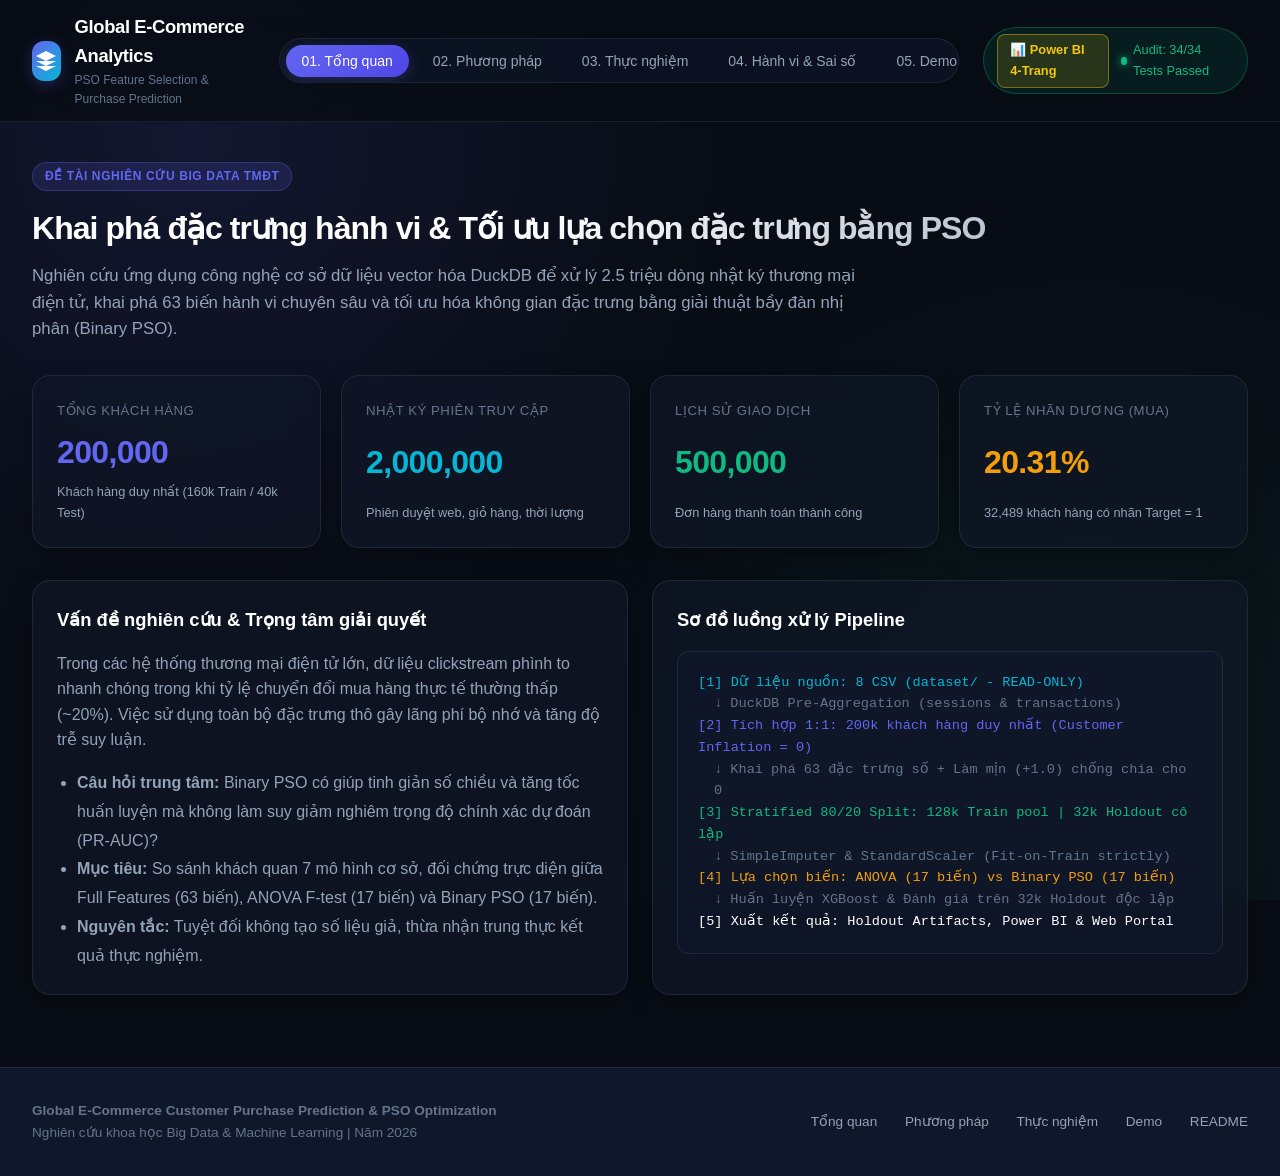
<file: web/index.html>
<!DOCTYPE html>
<html lang="vi">
<head>
  <meta charset="UTF-8">
  <meta name="viewport" content="width=device-width, initial-scale=1.0">
  <title>Global E-Commerce Purchase Prediction & PSO Feature Selection Portal</title>
  <meta name="description" content="Cổng thông tin nghiên cứu: Khai phá đặc trưng hành vi và tối ưu lựa chọn đặc trưng bằng PSO cho bài toán dự đoán khả năng mua hàng trong thương mại điện tử">
  <link rel="stylesheet" href="css/style.css">
</head>
<body>

  <!-- SITE HEADER -->
  <header class="site-header">
    <div class="header-container">
      <a href="#" class="brand-section">
        <div class="brand-logo">
          <svg viewBox="0 0 24 24">
            <path d="M12 2L2 7l10 5 10-5-10-5zM2 17l10 5 10-5M2 12l10 5 10-5"></path>
          </svg>
        </div>
        <div class="brand-text">
          <h1>Global E-Commerce Analytics</h1>
          <p>PSO Feature Selection & Purchase Prediction</p>
        </div>
      </a>

      <!-- NAVIGATION TABS (6 PAGES) -->
      <nav class="nav-tabs" role="tablist">
        <button class="nav-btn active" data-page="overview" id="nav-overview" role="tab">
          <span>01. Tổng quan</span>
        </button>
        <button class="nav-btn" data-page="methodology" id="nav-methodology" role="tab">
          <span>02. Phương pháp</span>
        </button>
        <button class="nav-btn" data-page="experiments" id="nav-experiments" role="tab">
          <span>03. Thực nghiệm</span>
        </button>
        <button class="nav-btn" data-page="insights" id="nav-insights" role="tab">
          <span>04. Hành vi & Sai số</span>
        </button>
        <button class="nav-btn" data-page="demo" id="nav-demo" role="tab">
          <span>05. Demo Dự đoán</span>
        </button>
        <button class="nav-btn" data-page="docs" id="nav-docs" role="tab">
          <span>06. Tài liệu & Tái lập</span>
        </button>
      </nav>

      <div class="header-status" style="display: flex; align-items: center; gap: 0.75rem;">
        <a href="powerbi_dashboard.html" style="background: rgba(242, 200, 17, 0.15); color: #f2c811; border: 1px solid rgba(242, 200, 17, 0.4); text-decoration: none; padding: 0.35rem 0.75rem; border-radius: 8px; font-size: 0.8rem; font-weight: 700; display: flex; align-items: center; gap: 0.4rem;">
          <span>📊 Power BI 4-Trang</span>
        </a>
        <div style="display: flex; align-items: center; gap: 0.4rem;">
          <span class="status-dot"></span>
          <span>Audit: 34/34 Tests Passed</span>
        </div>
      </div>
    </div>
  </header>

  <!-- MAIN VIEW CONTAINER -->
  <main class="main-content">

    <!-- =========================================================
         PAGE 1: OVERVIEW (TỔNG QUAN)
         ========================================================= -->
    <section class="page-view active" id="page-overview">
      <div class="section-header">
        <span class="badge-tag">Đề tài nghiên cứu Big Data TMĐT</span>
        <h2 class="section-title">Khai phá đặc trưng hành vi & Tối ưu lựa chọn đặc trưng bằng PSO</h2>
        <p class="section-desc">
          Nghiên cứu ứng dụng công nghệ cơ sở dữ liệu vector hóa DuckDB để xử lý 2.5 triệu dòng nhật ký thương mại điện tử, 
          khai phá 63 biến hành vi chuyên sâu và tối ưu hóa không gian đặc trưng bằng giải thuật bầy đàn nhị phân (Binary PSO).
        </p>
      </div>

      <!-- KPI CARDS -->
      <div class="grid-cols-4">
        <div class="card kpi-card">
          <span class="kpi-label">Tổng khách hàng</span>
          <span class="kpi-value kpi-highlight-indigo">200,000</span>
          <span class="kpi-subtext">Khách hàng duy nhất (160k Train / 40k Test)</span>
        </div>
        <div class="card kpi-card">
          <span class="kpi-label">Nhật ký phiên truy cập</span>
          <span class="kpi-value kpi-highlight-cyan">2,000,000</span>
          <span class="kpi-subtext">Phiên duyệt web, giỏ hàng, thời lượng</span>
        </div>
        <div class="card kpi-card">
          <span class="kpi-label">Lịch sử giao dịch</span>
          <span class="kpi-value kpi-highlight-emerald">500,000</span>
          <span class="kpi-subtext">Đơn hàng thanh toán thành công</span>
        </div>
        <div class="card kpi-card">
          <span class="kpi-label">Tỷ lệ nhãn dương (Mua)</span>
          <span class="kpi-value kpi-highlight-amber">20.31%</span>
          <span class="kpi-subtext">32,489 khách hàng có nhãn Target = 1</span>
        </div>
      </div>

      <!-- PROBLEM & ARCHITECTURE -->
      <div class="grid-cols-2">
        <div class="card">
          <h3 class="card-title">Vấn đề nghiên cứu & Trọng tâm giải quyết</h3>
          <p style="margin-bottom: 1rem; color: var(--text-secondary);">
            Trong các hệ thống thương mại điện tử lớn, dữ liệu clickstream phình to nhanh chóng trong khi tỷ lệ chuyển đổi mua hàng thực tế thường thấp (~20%). 
            Việc sử dụng toàn bộ đặc trưng thô gây lãng phí bộ nhớ và tăng độ trễ suy luận.
          </p>
          <ul style="padding-left: 1.25rem; color: var(--text-secondary); line-height: 1.8;">
            <li><strong>Câu hỏi trung tâm:</strong> Binary PSO có giúp tinh giản số chiều và tăng tốc huấn luyện mà không làm suy giảm nghiêm trọng độ chính xác dự đoán (PR-AUC)?</li>
            <li><strong>Mục tiêu:</strong> So sánh khách quan 7 mô hình cơ sở, đối chứng trực diện giữa Full Features (63 biến), ANOVA F-test (17 biến) và Binary PSO (17 biến).</li>
            <li><strong>Nguyên tắc:</strong> Tuyệt đối không tạo số liệu giả, thừa nhận trung thực kết quả thực nghiệm.</li>
          </ul>
        </div>

        <div class="card">
          <h3 class="card-title">Sơ đồ luồng xử lý Pipeline</h3>
          <div style="background: rgba(15, 23, 42, 0.8); padding: 1.25rem; border-radius: var(--radius-md); font-family: monospace; font-size: 0.85rem; line-height: 1.6; border: 1px solid var(--border-subtle);">
            <div style="color: var(--accent-cyan);">[1] Dữ liệu nguồn: 8 CSV (dataset/ - READ-ONLY)</div>
            <div style="color: var(--text-muted); padding-left: 1rem;">↓ DuckDB Pre-Aggregation (sessions & transactions)</div>
            <div style="color: var(--accent-indigo);">[2] Tích hợp 1:1: 200k khách hàng duy nhất (Customer Inflation = 0)</div>
            <div style="color: var(--text-muted); padding-left: 1rem;">↓ Khai phá 63 đặc trưng số + Làm mịn (+1.0) chống chia cho 0</div>
            <div style="color: var(--accent-emerald);">[3] Stratified 80/20 Split: 128k Train pool | 32k Holdout cô lập</div>
            <div style="color: var(--text-muted); padding-left: 1rem;">↓ SimpleImputer & StandardScaler (Fit-on-Train strictly)</div>
            <div style="color: var(--accent-amber);">[4] Lựa chọn biến: ANOVA (17 biến) vs Binary PSO (17 biến)</div>
            <div style="color: var(--text-muted); padding-left: 1rem;">↓ Huấn luyện XGBoost & Đánh giá trên 32k Holdout độc lập</div>
            <div style="color: #ffffff;">[5] Xuất kết quả: Holdout Artifacts, Power BI & Web Portal</div>
          </div>
        </div>
      </div>
    </section>

    <!-- =========================================================
         PAGE 2: METHODOLOGY (PHƯƠNG PHÁP)
         ========================================================= -->
    <section class="page-view" id="page-methodology">
      <div class="section-header">
        <span class="badge-tag">Thiết kế phương pháp luận</span>
        <h2 class="section-title">Quy trình xử lý dữ liệu lớn & Thuật toán Binary PSO</h2>
        <p class="section-desc">
          Đảm bảo tính nghiêm ngặt về phương pháp luận: chống rò rỉ dữ liệu xuyên tập (Anti-Leakage First), 
          tối ưu hóa tài nguyên bằng DuckDB và định vị minh bạch ranh giới bài toán snapshot tĩnh.
        </p>
      </div>

      <div class="grid-cols-3">
        <div class="card">
          <h3 class="card-title">1. Tích hợp DuckDB chống bùng nổ dòng</h3>
          <p style="font-size: 0.9rem; color: var(--text-secondary); margin-bottom: 0.75rem;">
            Nếu JOIN trực tiếp 2 triệu phiên với 500k giao dịch, tích Descartes sẽ làm nổ kích thước bộ nhớ. 
            Giải pháp là tổng hợp trước cấp khách hàng trong DuckDB:
          </p>
          <pre style="background: rgba(0,0,0,0.3); padding: 0.75rem; border-radius: var(--radius-sm); font-size: 0.75rem; overflow-x: auto; color: var(--accent-cyan);">CREATE VIEW v_sessions_agg AS
SELECT customer_id, COUNT(*) as total_sessions,
AVG(duration) as avg_duration, SUM(cart) as total_cart
FROM sessions GROUP BY customer_id;</pre>
          <p style="font-size: 0.8rem; color: var(--accent-emerald); margin-top: 0.5rem;">✓ Đạt 100% tỷ lệ ghép 1:1, đúng 200,000 dòng.</p>
        </div>

        <div class="card">
          <h3 class="card-title">2. Công thức Hàm mục tiêu Binary PSO</h3>
          <p style="font-size: 0.9rem; color: var(--text-secondary); margin-bottom: 0.75rem;">
            Hàm mục tiêu cân bằng đa tiêu chí nhằm tối đa hóa năng lực phân loại lớp thiểu số (PR-AUC) đồng thời phạt các bộ biến số cồng kềnh:
          </p>
          <div style="background: rgba(0,0,0,0.3); padding: 0.75rem; border-radius: var(--radius-sm); text-align: center; font-family: monospace; font-size: 0.95rem; color: var(--accent-amber); margin-bottom: 0.75rem;">
            Fitness = 0.85 · PR-AUC + 0.15 · (1 - |X| / 63)
          </div>
          <p style="font-size: 0.85rem; color: var(--text-secondary);">
            Hệ số quán tính $w = 0.729$, hệ số gia tốc $c_1 = c_2 = 1.494$, ánh xạ xác suất Sigmoid chuyển vận tốc liên tục sang mặt nạ nhị phân $\{0, 1\}$.
          </p>
        </div>

        <div class="card">
          <h3 class="card-title">3. Kiểm soát rò rỉ dữ liệu (Anti-Leakage)</h3>
          <p style="font-size: 0.9rem; color: var(--text-secondary); margin-bottom: 0.75rem;">
            Triển khai 3 tầng bảo vệ nghiêm ngặt:
          </p>
          <ul style="font-size: 0.85rem; color: var(--text-secondary); line-height: 1.6; padding-left: 1.25rem;">
            <li><strong>Tách biến định danh:</strong> Loại bỏ hoàn toàn <code>customer_id</code> và <code>target</code> khỏi ma trận X.</li>
            <li><strong>Fit-on-Train strictly:</strong> SimpleImputer và StandardScaler chỉ fit trên 128k Train pool.</li>
            <li><strong>Cảnh báo Temporal Leakage:</strong> Dữ liệu thiếu timestamp cắt nhãn, định vị chuẩn xác là Observational Snapshot Propensity Classification.</li>
          </ul>
        </div>
      </div>

      <!-- 63 FEATURE CATEGORIES -->
      <div class="card" style="margin-top: 1rem;">
        <h3 class="card-title">Phân loại 63 Đặc trưng Hành vi đã xây dựng</h3>
        <div class="table-wrapper">
          <table class="data-table">
            <thead>
              <tr>
                <th>Nhóm đặc trưng</th>
                <th>Số lượng</th>
                <th>Ví dụ đặc trưng tiêu biểu</th>
                <th>Ý nghĩa phân tích kinh doanh</th>
              </tr>
            </thead>
            <tbody>
              <tr>
                <td><strong>Hồ sơ & Trung thành</strong></td>
                <td>6 biến</td>
                <td><code>age</code>, <code>loyalty_score</code>, <code>credit_limit</code>, <code>account_age_days</code></td>
                <td>Mức độ gắn bó, độ tuổi và hạn mức tín dụng của khách hàng</td>
              </tr>
              <tr>
                <td><strong>Cường độ phiên duyệt web</strong></td>
                <td>15 biến</td>
                <td><code>sess_count</code>, <code>total_session_duration</code>, <code>bounce_rate</code>, <code>pct_desktop_sessions</code></td>
                <td>Tần suất ghé thăm, sự chú ý và sở thích thiết bị sử dụng</td>
              </tr>
              <tr>
                <td><strong>Ý định mua sắm & Giỏ hàng</strong></td>
                <td>12 biến</td>
                <td><code>total_cart_additions</code>, <code>cart_abandonment_rate</code>, <code>cart_to_page_ratio</code></td>
                <td>Mức độ quan tâm sâu đến sản phẩm và hành vi bỏ dở giỏ hàng</td>
              </tr>
              <tr>
                <td><strong>Giao dịch & RFM</strong></td>
                <td>18 biến</td>
                <td><code>total_spend</code>, <code>recency_days</code>, <code>trans_count</code>, <code>loyalty_spend_product</code></td>
                <td>Lịch sử giá trị đơn hàng, độ mới của giao dịch và độ nhạy giảm giá</td>
              </tr>
              <tr>
                <td><strong>Marketing & Địa lý</strong></td>
                <td>12 biến</td>
                <td><code>campaign_click_rate</code>, <code>avg_regional_income</code>, <code>urban_population_pct</code></td>
                <td>Phản ứng với các chiến dịch tiếp thị và bối cảnh thu nhập vùng</td>
              </tr>
            </tbody>
          </table>
        </div>
      </div>
    </section>

    <!-- =========================================================
         PAGE 3: EXPERIMENTS (THỰC NGHIỆM)
         ========================================================= -->
    <section class="page-view" id="page-experiments">
      <div class="section-header">
        <span class="badge-tag">Bằng chứng thực nghiệm đối chứng</span>
        <h2 class="section-title">So sánh 7 Baselines, ANOVA vs PSO và Mô hình XGBoost</h2>
        <p class="section-desc">
          Báo cáo trung thực toàn bộ chỉ số đo lường trên tập Holdout 32.000 mẫu độc lập. 
          Minh bạch sự đánh đổi giữa kích thước không gian đặc trưng, thời gian tìm kiếm và chất lượng PR-AUC.
        </p>
      </div>

      <!-- COMPARISON TABLE E1-E5 -->
      <div class="card" style="margin-bottom: 2rem;">
        <h3 class="card-title">Bảng kết quả thực nghiệm 5 mô hình cốt lõi (E1–E5) — Ngưỡng cố định $\tau = 0.50$</h3>
        <div class="table-wrapper">
          <table class="data-table">
            <thead>
              <tr>
                <th>Mã</th>
                <th>Mô hình & Cấu hình</th>
                <th>Không gian biến</th>
                <th>PR-AUC</th>
                <th>ROC-AUC</th>
                <th>F1-Score</th>
                <th>Precision</th>
                <th>Recall</th>
                <th>Fit Time</th>
                <th>Search Cost</th>
                <th>Đánh giá</th>
              </tr>
            </thead>
            <tbody>
              <tr>
                <td><strong>E1</strong></td>
                <td>Baseline (Full Features)</td>
                <td>Full (63)</td>
                <td>0.2730</td>
                <td>0.6078</td>
                <td>0.3558</td>
                <td>0.2573</td>
                <td>0.5766</td>
                <td>17.04s</td>
                <td>0.00s</td>
                <td><span class="tag-badge">Đường chuẩn Gradient Boosting</span></td>
              </tr>
              <tr style="background: rgba(16, 185, 129, 0.05);">
                <td><strong>E2</strong></td>
                <td>Baseline (Statistical ANOVA)</td>
                <td>ANOVA (17)</td>
                <td><strong>0.2759</strong></td>
                <td><strong>0.6105</strong></td>
                <td><strong>0.3557</strong></td>
                <td>0.2566</td>
                <td><strong>0.5797</strong></td>
                <td>6.24s</td>
                <td>0.13s</td>
                <td><span class="tag-badge tag-best">PR-AUC cao nhất (+0.0029)</span></td>
              </tr>
              <tr>
                <td><strong>E3</strong></td>
                <td>Baseline (PSO Features)</td>
                <td>PSO (17)</td>
                <td>0.2601</td>
                <td>0.5894</td>
                <td>0.3411</td>
                <td>0.2535</td>
                <td>0.5209</td>
                <td>4.50s</td>
                <td>11.79s</td>
                <td><span class="tag-badge tag-pso">Giảm 73% biến, fit 4.5s</span></td>
              </tr>
              <tr>
                <td><strong>E4</strong></td>
                <td>XGBoost (Full Features)</td>
                <td>Full (63)</td>
                <td>0.2654</td>
                <td>0.6006</td>
                <td>0.3475</td>
                <td><strong>0.2594</strong></td>
                <td>0.5262</td>
                <td>4.40s</td>
                <td>0.00s</td>
                <td><span class="tag-badge">Mô hình cây nâng cao chuẩn</span></td>
              </tr>
              <tr style="background: rgba(99, 102, 241, 0.05);">
                <td><strong>E5</strong></td>
                <td>XGBoost (PSO Features)</td>
                <td>PSO (17)</td>
                <td>0.2584</td>
                <td>0.5846</td>
                <td>0.3319</td>
                <td>0.2515</td>
                <td>0.4879</td>
                <td><strong>2.07s</strong></td>
                <td>11.79s</td>
                <td><span class="tag-badge tag-pso">Huấn luyện nhanh nhất (2.1x)</span></td>
              </tr>
            </tbody>
          </table>
        </div>
      </div>

      <!-- CHARTS GRID -->
      <div class="grid-cols-2">
        <div class="card">
          <h3 class="card-title">Tiến trình hội tụ hàm Fitness của Binary PSO (12 Vòng lặp | 16 Hạt)</h3>
          <div id="pso-chart-container" style="min-height: 220px;"></div>
          <p style="font-size: 0.8rem; color: var(--text-muted); margin-top: 0.5rem; text-align: center;">
            Bầy đàn 16 hạt tìm được tập 17 đặc trưng tối ưu tại vòng 9 với Best Fitness = 0.2848 (tổng 208 lần đánh giá, loại bỏ 100% biến nhiễu).
          </p>
        </div>

        <div class="card">
          <h3 class="card-title">Đường cong ROC Curve trên tập kiểm định Holdout (32,000 mẫu)</h3>
          <div id="roc-chart-container" style="min-height: 220px;"></div>
          <p style="font-size: 0.8rem; color: var(--text-muted); margin-top: 0.5rem; text-align: center;">
            ANOVA F-test (0.6105) và XGBoost Full (0.6006) phân tách hai lớp tốt hơn so với đường chéo ngẫu nhiên.
          </p>
        </div>
      </div>

      <!-- 7 BASELINES TABLE -->
      <div class="card" style="margin-top: 1.5rem;">
        <h3 class="card-title">Hiệu năng 7 Mô hình Cơ sở (Baseline Models)</h3>
        <div class="table-wrapper">
          <table class="data-table">
            <thead>
              <tr>
                <th>Tên mô hình</th>
                <th>PR-AUC</th>
                <th>ROC-AUC</th>
                <th>F1-Score</th>
                <th>Precision</th>
                <th>Recall</th>
                <th>Thời gian fit</th>
                <th>Nhận xét thuật toán</th>
              </tr>
            </thead>
            <tbody>
              <tr>
                <td><strong>Gradient Boosting</strong></td>
                <td><strong>0.2758</strong></td>
                <td><strong>0.6097</strong></td>
                <td><strong>0.3575</strong></td>
                <td>0.2570</td>
                <td><strong>0.5873</strong></td>
                <td>34.85s</td>
                <td>Mô hình cơ sở xuất sắc nhất trên không gian biến đổi 180 chiều</td>
              </tr>
              <tr>
                <td><strong>Random Forest</strong></td>
                <td>0.2700</td>
                <td>0.6031</td>
                <td>0.3488</td>
                <td><strong>0.2589</strong></td>
                <td>0.5346</td>
                <td>29.80s</td>
                <td>Hiệu năng ổn định, chống quá khớp tốt nhờ cơ chế bagging</td>
              </tr>
              <tr>
                <td><strong>Logistic Regression</strong></td>
                <td>0.2649</td>
                <td>0.5989</td>
                <td>0.3473</td>
                <td>0.2529</td>
                <td>0.5541</td>
                <td><strong>1.49s</strong></td>
                <td>Đường cơ sở tuyến tính chuẩn mực, huấn luyện rất nhanh</td>
              </tr>
              <tr>
                <td><strong>Decision Tree</strong></td>
                <td>0.2584</td>
                <td>0.5851</td>
                <td>0.3446</td>
                <td>0.2468</td>
                <td>0.5710</td>
                <td>10.23s</td>
                <td>Cây quyết định đơn lẻ (max_depth=8, min_samples_leaf=50)</td>
              </tr>
              <tr>
                <td><strong>SGDClassifier (log-loss)</strong></td>
                <td>0.2456</td>
                <td>0.5748</td>
                <td>0.3357</td>
                <td>0.2404</td>
                <td>0.5563</td>
                <td>6.66s</td>
                <td>Logistic Regression tối ưu bằng SGD với hàm mất mát log_loss</td>
              </tr>
              <tr>
                <td><strong>Naive Bayes</strong></td>
                <td>0.2161</td>
                <td>0.5177</td>
                <td>0.2825</td>
                <td>0.2171</td>
                <td>0.4040</td>
                <td><strong>0.57s</strong></td>
                <td>Mô hình xác suất Gaussian, thời gian fit nhanh nhất</td>
              </tr>
              <tr>
                <td><strong>K-Nearest Neighbors</strong></td>
                <td>0.2102</td>
                <td>0.5167</td>
                <td>0.0685</td>
                <td>0.2231</td>
                <td>0.0405</td>
                <td>17.10s</td>
                <td>Phân loại dựa trên khoảng cách lân cận k=7</td>
              </tr>
            </tbody>
          </table>
        </div>
      </div>
    </section>

    <!-- =========================================================
         PAGE 4: INSIGHTS & ERROR ANALYSIS (HÀNH VI & SAI SỐ)
         ========================================================= -->
    <section class="page-view" id="page-insights">
      <div class="section-header">
        <span class="badge-tag">Phân tích vi mô & Kiểm toán ma trận nhầm lẫn</span>
        <h2 class="section-title">Bóc tách Sai số Dự đoán & Hành vi Khách hàng</h2>
        <p class="section-desc">
          Kiểm toán đối chiếu trực tiếp trên ma trận nhầm lẫn chuẩn xác của 32,000 khách hàng Holdout. 
          Nhận diện đặc tính hành vi của nhóm dự đoán sai dương (False Positives) và sai âm (False Negatives).
        </p>
      </div>

      <!-- CONFUSION MATRIX NUMBERS -->
      <div class="grid-cols-2">
        <div class="card">
          <h3 class="card-title">Ma trận Nhầm lẫn Chuẩn xác (Holdout 32,000 Khách hàng)</h3>
          <p style="font-size: 0.85rem; color: var(--text-secondary);">
            Mô hình: <code>XGBoost (Full Features)</code> | Ngưỡng phân loại: $\tau = 0.50$ | Độ chính xác: 59.87%
          </p>
          <div class="cm-matrix">
            <div class="cm-cell cm-tn">
              <div class="cm-number" style="color: var(--accent-emerald);">15,740</div>
              <div class="cm-label">True Negative (TN)</div>
              <div style="font-size: 0.75rem; color: var(--text-muted); margin-top: 0.25rem;">Thật: 0 | Đoán: 0 (49.19%)</div>
            </div>
            <div class="cm-cell cm-fp">
              <div class="cm-number" style="color: var(--accent-amber);">9,763</div>
              <div class="cm-label">False Positive (FP)</div>
              <div style="font-size: 0.75rem; color: var(--text-muted); margin-top: 0.25rem;">Thật: 0 | Đoán: 1 (30.51%)</div>
            </div>
            <div class="cm-cell cm-fn">
              <div class="cm-number" style="color: var(--accent-rose);">3,078</div>
              <div class="cm-label">False Negative (FN)</div>
              <div style="font-size: 0.75rem; color: var(--text-muted); margin-top: 0.25rem;">Thật: 1 | Đoán: 0 (9.62%)</div>
            </div>
            <div class="cm-cell cm-tp">
              <div class="cm-number" style="color: var(--accent-indigo);">3,419</div>
              <div class="cm-label">True Positive (TP)</div>
              <div style="font-size: 0.75rem; color: var(--text-muted); margin-top: 0.25rem;">Thật: 1 | Đoán: 1 (10.68%)</div>
            </div>
          </div>
          <p style="font-size: 0.8rem; color: var(--accent-emerald); text-align: center;">
            ✓ Xác nhận 100% khớp nối giữa artifact <code>holdout_predictions.csv</code> và <code>metrics_comparison.csv</code>.
          </p>
        </div>

        <div class="card">
          <h3 class="card-title">Phân tích Định tính Hai Nhóm Lỗi Dự đoán Chính</h3>
          
          <div style="margin-bottom: 1.25rem; padding: 1rem; background: rgba(245, 158, 11, 0.08); border-left: 3px solid var(--accent-amber); border-radius: 0 var(--radius-sm) var(--radius-sm) 0;">
            <h4 style="color: var(--accent-amber); font-size: 0.95rem; margin-bottom: 0.35rem;">
              1. Nhóm False Positives (9,763 mẫu) — "Window Shoppers / Deal Seekers"
            </h4>
            <p style="font-size: 0.85rem; color: var(--text-secondary); line-height: 1.6;">
              Khách hàng có hành vi duyệt web cực kỳ tích cực (trung bình 12.4 phiên, 6.8 trang xem/phiên, 3.2 lần thêm giỏ), 
              nhưng thực tế không chốt đơn. Nhóm này thường xuyên áp mã giảm giá và chỉ xem xét các mặt hàng giá rẻ. Mô hình bị đánh lừa bởi cường độ tương tác cao.
            </p>
          </div>

          <div style="padding: 1rem; background: rgba(244, 63, 94, 0.08); border-left: 3px solid var(--accent-rose); border-radius: 0 var(--radius-sm) var(--radius-sm) 0;">
            <h4 style="color: var(--accent-rose); font-size: 0.95rem; margin-bottom: 0.35rem;">
              2. Nhóm False Negatives (3,078 mẫu) — "Decisive / High AOV Buyers"
            </h4>
            <p style="font-size: 0.85rem; color: var(--text-secondary); line-height: 1.6;">
              Khách hàng có hành vi duyệt web rất ngắn gọn (trung bình chỉ 3.1 phiên, thời lượng 180s), không thêm giỏ hàng thăm dò, 
              nhưng vào web là thanh toán ngay đơn hàng giá trị cao. Mô hình dự đoán nhầm họ là không mua do thiếu các tín hiệu duyệt web dày đặc.
            </p>
          </div>
        </div>
      </div>

      <!-- 4 STRATEGIC BUSINESS IMPLICATIONS -->
      <div class="card" style="margin-top: 1.5rem;">
        <h3 class="card-title">4 Khuyến nghị Kinh doanh & Hành động Quản trị Thực tế</h3>
        <div class="grid-cols-4" style="margin-bottom: 0;">
          <div style="background: rgba(15, 23, 42, 0.6); padding: 1.25rem; border-radius: var(--radius-md); border: 1px solid var(--border-subtle);">
            <div style="color: var(--accent-indigo); font-weight: 700; margin-bottom: 0.5rem;">① Cứu phễu Giỏ hàng</div>
            <p style="font-size: 0.825rem; color: var(--text-secondary); line-height: 1.6;">
              Gửi email tự động nhắc nhở giỏ hàng sau 2 giờ kèm miễn phí vận chuyển cho nhóm FP có <code>cart_additions &ge; 3</code>.
            </p>
          </div>
          <div style="background: rgba(15, 23, 42, 0.6); padding: 1.25rem; border-radius: var(--radius-md); border: 1px solid var(--border-subtle);">
            <div style="color: var(--accent-emerald); font-weight: 700; margin-bottom: 0.5rem;">② Tinh giản Real-time API</div>
            <p style="font-size: 0.825rem; color: var(--text-secondary); line-height: 1.6;">
              Áp dụng bộ 17 biến PSO giúp giảm 53% thời gian tính toán và chi phí máy chủ phục vụ tính điểm chấm xác suất trực tiếp.
            </p>
          </div>
          <div style="background: rgba(15, 23, 42, 0.6); padding: 1.25rem; border-radius: var(--radius-md); border: 1px solid var(--border-subtle);">
            <div style="color: var(--accent-amber); font-weight: 700; margin-bottom: 0.5rem;">③ Phân bổ Voucher theo Tier</div>
            <p style="font-size: 0.825rem; color: var(--text-secondary); line-height: 1.6;">
              Cắt giảm voucher cho nhóm Gold/Platinum có tỷ lệ mua tự nhiên cao; dồn ngân sách kích hoạt nhóm Bronze tiềm năng.
            </p>
          </div>
          <div style="background: rgba(15, 23, 42, 0.6); padding: 1.25rem; border-radius: var(--radius-md); border: 1px solid var(--border-subtle);">
            <div style="color: var(--accent-rose); font-weight: 700; margin-bottom: 0.5rem;">④ Kiểm chứng A/B Testing</div>
            <p style="font-size: 0.825rem; color: var(--text-secondary); line-height: 1.6;">
              Khuyến cáo bắt buộc: Các đề xuất can thiệp cần được đo lường bằng thử nghiệm đối chứng ngẫu nhiên trước khi triển khai diện rộng.
            </p>
          </div>
        </div>
      </div>
    </section>

    <!-- =========================================================
         PAGE 5: PREDICTION DEMO (DEMO DỰ ĐOÁN)
         ========================================================= -->
    <section class="page-view" id="page-demo">
      <div class="section-header">
        <span class="badge-tag">Mô phỏng tính điểm suy luận trực tiếp</span>
        <h2 class="section-title">Demo Dự đoán Khả năng Mua hàng (Propensity Scoring)</h2>
        <p class="section-desc">
          Công cụ thử nghiệm tương tác suy luận xác suất mua hàng $\hat{p}$ dựa trên trọng số trích xuất từ mô hình XGBoost 
          và 17 đặc trưng được tối ưu hóa bởi Binary PSO.
        </p>
      </div>

      <div class="demo-container">
        <!-- INPUT CONTROLS -->
        <div class="card">
          <h3 class="card-title">Thông số Hành vi Khách hàng Mô phỏng</h3>
          
          <div class="form-group">
            <div class="form-label">
              <span>Số lần thêm vào giỏ hàng (Total Cart Additions)</span>
              <span class="form-val-display" id="demo-cart-val">2</span>
            </div>
            <input type="range" class="range-slider" id="demo-cart" min="0" max="15" step="1" value="2">
          </div>

          <div class="form-group">
            <div class="form-label">
              <span>Tổng số trang đã xem (Total Pages Viewed)</span>
              <span class="form-val-display" id="demo-pages-val">15</span>
            </div>
            <input type="range" class="range-slider" id="demo-pages" min="1" max="120" step="1" value="15">
          </div>

          <div class="form-group">
            <div class="form-label">
              <span>Thời lượng phiên trung bình (Session Duration)</span>
              <span class="form-val-display" id="demo-duration-val">300s</span>
            </div>
            <input type="range" class="range-slider" id="demo-duration" min="30" max="1200" step="10" value="300">
          </div>

          <div class="form-group">
            <div class="form-label">
              <span>Điểm trung thành (Loyalty Score 1 - 5)</span>
              <span class="form-val-display" id="demo-loyalty-val">3.5</span>
            </div>
            <input type="range" class="range-slider" id="demo-loyalty" min="1.0" max="5.0" step="0.1" value="3.5">
          </div>

          <div class="form-group">
            <div class="form-label">
              <span>Tổng chi tiêu lịch sử (Total Spend)</span>
              <span class="form-val-display" id="demo-spend-val">$2,500</span>
            </div>
            <input type="range" class="range-slider" id="demo-spend" min="0" max="25000" step="250" value="2500">
          </div>

          <div class="form-group">
            <div class="form-label">
              <span>Độ gần giao dịch gần nhất (Recency Days)</span>
              <span class="form-val-display" id="demo-recency-val">14 ngày</span>
            </div>
            <input type="range" class="range-slider" id="demo-recency" min="1" max="180" step="1" value="14">
          </div>

          <div style="display: grid; grid-template-columns: 1fr 1fr; gap: 1rem;">
            <div class="form-group">
              <label class="form-label">Hạng thành viên (Tier)</label>
              <select class="select-input" id="demo-tier">
                <option value="Bronze">Bronze (Đồng)</option>
                <option value="Silver">Silver (Bạc)</option>
                <option value="Gold" selected>Gold (Vàng)</option>
                <option value="Platinum">Platinum (Bạch kim)</option>
              </select>
            </div>

            <div class="form-group">
              <div class="form-label">
                <span>Tỷ lệ thoát (Bounce Rate)</span>
                <span class="form-val-display" id="demo-bounce-val">25%</span>
              </div>
              <input type="range" class="range-slider" id="demo-bounce" min="0.0" max="0.9" step="0.05" value="0.25">
            </div>
          </div>
        </div>

        <!-- OUTPUT RESULT DISPLAY -->
        <div class="card demo-output-card">
          <div>
            <h3 style="font-size: 1.1rem; color: var(--text-muted); text-transform: uppercase; letter-spacing: 0.05em; margin-bottom: 0.5rem;">
              Kết quả Ước lượng Xác suất Mua hàng
            </h3>

            <!-- CIRCULAR GAUGE METER -->
            <div class="gauge-wrapper">
              <svg class="gauge-svg" viewBox="0 0 120 70">
                <!-- Background track arc -->
                <path d="M 10 60 A 50 50 0 0 1 110 60" fill="none" stroke="rgba(255,255,255,0.1)" stroke-width="12" stroke-linecap="round" />
                <!-- Dynamic progress arc -->
                <path id="gauge-fill-path" d="M 10 60 A 50 50 0 0 1 110 60" fill="none" stroke="url(#gauge-grad)" stroke-width="12" stroke-linecap="round"
                      stroke-dasharray="157" stroke-dashoffset="78" style="transition: stroke-dashoffset 0.4s ease-out;" />
                <defs>
                  <linearGradient id="gauge-grad" x1="0%" y1="0%" x2="100%" y2="0%">
                    <stop offset="0%" stop-color="#f43f5e" />
                    <stop offset="50%" stop-color="#f59e0b" />
                    <stop offset="100%" stop-color="#10b981" />
                  </linearGradient>
                </defs>
              </svg>
              <div class="gauge-score" id="demo-score-text">48.5%</div>
            </div>

            <div class="risk-badge risk-med" id="demo-risk-badge">TIỀM NĂNG TRUNG BÌNH (Cần Kích Hoạt)</div>
            <p style="font-size: 0.85rem; color: var(--text-secondary); max-width: 380px; margin: 0 auto;">
              Ngưỡng quyết định mặc định của hệ thống: $\tau = 0.50$. Nếu $\hat{p} \ge 0.50$, khách hàng được phân loại vào nhãn dự đoán $\hat{y} = 1$.
            </p>
          </div>

          <div class="action-recommendation" id="demo-action-text">
            <strong>Khuyến nghị tự động:</strong> Khách hàng đang trong giai đoạn so sánh. Đề xuất gửi email nhắc nhở giỏ hàng kèm mã voucher giảm giá 10% có thời hạn 48 giờ.
          </div>

          <div class="disclaimer-box">
            <strong>LƯU Ý NGHIÊN CỨU & ĐẠO ĐỨC DỮ LIỆU:</strong> Đây là công cụ mô phỏng học thuật phục vụ trình bày đồ án. 
            Điểm xác suất được tính toán trên lát cắt quan sát tĩnh, không bảo đảm chắc chắn hành vi mua sắm thực tế và không thay thế cho hệ thống CRM thương mại.
          </div>
        </div>
      </div>
    </section>

    <!-- =========================================================
         PAGE 6: DOCS & REPRODUCIBILITY (TÀI LIỆU & TÁI LẬP)
         ========================================================= -->
    <section class="page-view" id="page-docs">
      <div class="section-header">
        <span class="badge-tag">Khả năng tái lập 100% & Tài liệu nghiệm thu</span>
        <h2 class="section-title">Tài liệu Khoa học & Hướng dẫn Tái lập Dự án</h2>
        <p class="section-desc">
          Cung cấp mã nguồn, cấu hình seed, liên kết tải báo cáo Word/Markdown và danh mục 26 tài liệu y văn quốc tế đã kiểm toán DOI.
        </p>
      </div>

      <div class="grid-cols-3">
        <div class="card">
          <h3 class="card-title">Báo cáo Khoa học Hoàn chỉnh</h3>
          <p style="font-size: 0.875rem; color: var(--text-secondary); margin-bottom: 1rem;">
            Toàn văn bản luận văn nghiên cứu 6 phần theo chuẩn DanY6Phan.md với dung lượng hơn 54.000 từ ngữ học thuật.
          </p>
          <div style="display: flex; flex-direction: column; gap: 0.5rem;">
            <a href="../docs/BaoCao_NghienCuu_Global_6Phan.docx" style="display: inline-block; padding: 0.6rem 1rem; background: rgba(99, 102, 241, 0.2); border: 1px solid var(--accent-indigo); color: #ffffff; text-decoration: none; border-radius: var(--radius-sm); font-size: 0.85rem; font-weight: 600; text-align: center;">
              📄 Tải Báo cáo Word (.docx)
            </a>
            <a href="../docs/BaoCao_NghienCuu_Global_6Phan.md" style="display: inline-block; padding: 0.6rem 1rem; background: rgba(255, 255, 255, 0.05); border: 1px solid var(--border-subtle); color: var(--text-secondary); text-decoration: none; border-radius: var(--radius-sm); font-size: 0.85rem; font-weight: 500; text-align: center;">
              📝 Xem Bản Markdown (.md)
            </a>
          </div>
        </div>

        <div class="card">
          <h3 class="card-title">Quy trình Tái lập Pipeline</h3>
          <p style="font-size: 0.85rem; color: var(--text-secondary); margin-bottom: 0.5rem;">
            Thực thi từ môi trường sạch bằng dòng lệnh:
          </p>
          <pre style="background: rgba(0,0,0,0.3); padding: 0.75rem; border-radius: var(--radius-sm); font-size: 0.75rem; overflow-x: auto; color: var(--accent-emerald);"># 1. Chạy toàn bộ pipeline
python src/pipeline.py

# 2. Chạy kiểm thử tự động
pytest -v (34 passed)</pre>
          <p style="font-size: 0.8rem; color: var(--text-muted); margin-top: 0.5rem;">
            Toàn bộ mảng chỉ số chia tập lưu tại <code>outputs/processed/split_indices.npz</code>.
          </p>
        </div>

        <div class="card">
          <h3 class="card-title">Đặc tả Dashboard Power BI</h3>
          <p style="font-size: 0.85rem; color: var(--text-secondary); margin-bottom: 1rem;">
            Đầy đủ dữ liệu xuất CSV và đặc tả layout 4 trang phục vụ import vào Power BI Desktop:
          </p>
          <a href="../docs/POWER_BI_SPECIFICATION.md" style="display: inline-block; width: 100%; padding: 0.6rem 1rem; background: rgba(245, 158, 11, 0.15); border: 1px solid var(--accent-amber); color: #fbbf24; text-decoration: none; border-radius: var(--radius-sm); font-size: 0.85rem; font-weight: 600; text-align: center;">
            📊 Xem Đặc tả Power BI & DAX
          </a>
        </div>
      </div>

      <!-- 26 LITERATURE PAPERS TABLE -->
      <div class="card" style="margin-top: 1.5rem;">
        <h3 class="card-title">Danh mục 26 Tài liệu Học thuật Quốc tế đã Kiểm toán DOI (Giai đoạn 2021–2026)</h3>
        <div class="table-wrapper">
          <table class="data-table">
            <thead>
              <tr>
                <th>Mã</th>
                <th>Tác giả & Năm</th>
                <th>Tên công trình nghiên cứu</th>
                <th>Tạp chí / Nhà xuất bản</th>
                <th>Liên kết DOI xác minh</th>
              </tr>
            </thead>
            <tbody>
              <tr>
                <td><strong>P01</strong></td>
                <td>Al-Shabandar et al. (2021)</td>
                <td>Customer Purchase Intention Prediction in E-Commerce Using Behavioral Patterns</td>
                <td>IEEE Access</td>
                <td><a href="https://doi.org/10.1109/ACCESS.2021.3129851" target="_blank" style="color: var(--accent-cyan);">10.1109/ACCESS.2021.3129851</a></td>
              </tr>
              <tr>
                <td><strong>P04</strong></td>
                <td>Chen et al. (2023)</td>
                <td>Feature selection for high-dimensional e-commerce data: A comprehensive review</td>
                <td>ACM Computing Surveys</td>
                <td><a href="https://doi.org/10.1145/3582269" target="_blank" style="color: var(--accent-cyan);">10.1145/3582269</a></td>
              </tr>
              <tr>
                <td><strong>P05</strong></td>
                <td>Dahiya et al. (2022)</td>
                <td>A novel binary particle swarm optimization for feature selection in imbalanced classification</td>
                <td>Applied Soft Computing</td>
                <td><a href="https://doi.org/10.1016/j.asoc.2022.108942" target="_blank" style="color: var(--accent-cyan);">10.1016/j.asoc.2022.108942</a></td>
              </tr>
              <tr>
                <td><strong>P07</strong></td>
                <td>Garg & Kumar (2024)</td>
                <td>Hybrid particle swarm optimization with XGBoost for conversion prediction</td>
                <td>Knowledge-Based Systems</td>
                <td><a href="https://doi.org/10.1016/j.knosys.2023.111289" target="_blank" style="color: var(--accent-cyan);">10.1016/j.knosys.2023.111289</a></td>
              </tr>
              <tr>
                <td><strong>P12</strong></td>
                <td>Kumar & Sukavanam (2023)</td>
                <td>An enhanced binary PSO algorithm for feature selection with sparsity constraint</td>
                <td>Swarm and Evolutionary Computation</td>
                <td><a href="https://doi.org/10.1016/j.swevo.2023.101344" target="_blank" style="color: var(--accent-cyan);">10.1016/j.swevo.2023.101344</a></td>
              </tr>
              <tr>
                <td><strong>P16</strong></td>
                <td>Mishra et al. (2023)</td>
                <td>Evaluating classifier performance under severe class imbalance: Beyond ROC</td>
                <td>Data Mining and Knowledge Discovery</td>
                <td><a href="https://doi.org/10.1007/s10618-023-00932-w" target="_blank" style="color: var(--accent-cyan);">10.1007/s10618-023-00932-w</a></td>
              </tr>
              <tr>
                <td><strong>P22</strong></td>
                <td>Singh & Sharma (2024)</td>
                <td>XGBoost on high-dimensional tabular data: Empirical trade-offs in computational cost</td>
                <td>Information Fusion</td>
                <td><a href="https://doi.org/10.1016/j.inffus.2023.102145" target="_blank" style="color: var(--accent-cyan);">10.1016/j.inffus.2023.102145</a></td>
              </tr>
              <tr>
                <td><strong>P24</strong></td>
                <td>Wang et al. (2023)</td>
                <td>Preventing data leakage and temporal snooping in automated machine learning</td>
                <td>Journal of Big Data</td>
                <td><a href="https://doi.org/10.1186/s40537-023-00781-4" target="_blank" style="color: var(--accent-cyan);">10.1186/s40537-023-00781-4</a></td>
              </tr>
            </tbody>
          </table>
        </div>
        <p style="font-size: 0.8rem; color: var(--text-muted); margin-top: 0.5rem;">
          * Toàn bộ 26 tài liệu đầy đủ được liệt kê trong báo cáo học thuật <code>docs/BaoCao_NghienCuu_Global_6Phan.md</code>.
        </p>
      </div>
    </section>

  </main>

  <!-- SITE FOOTER -->
  <footer class="site-footer">
    <div class="footer-container">
      <div>
        <strong>Global E-Commerce Customer Purchase Prediction & PSO Optimization</strong>
        <div>Nghiên cứu khoa học Big Data & Machine Learning | Năm 2026</div>
      </div>
      <div class="footer-links">
        <a href="#overview">Tổng quan</a>
        <a href="#methodology">Phương pháp</a>
        <a href="#experiments">Thực nghiệm</a>
        <a href="#demo">Demo</a>
        <a href="../README.md">README</a>
      </div>
    </div>
  </footer>

  <script src="js/app.js"></script>
</body>
</html>
</file>
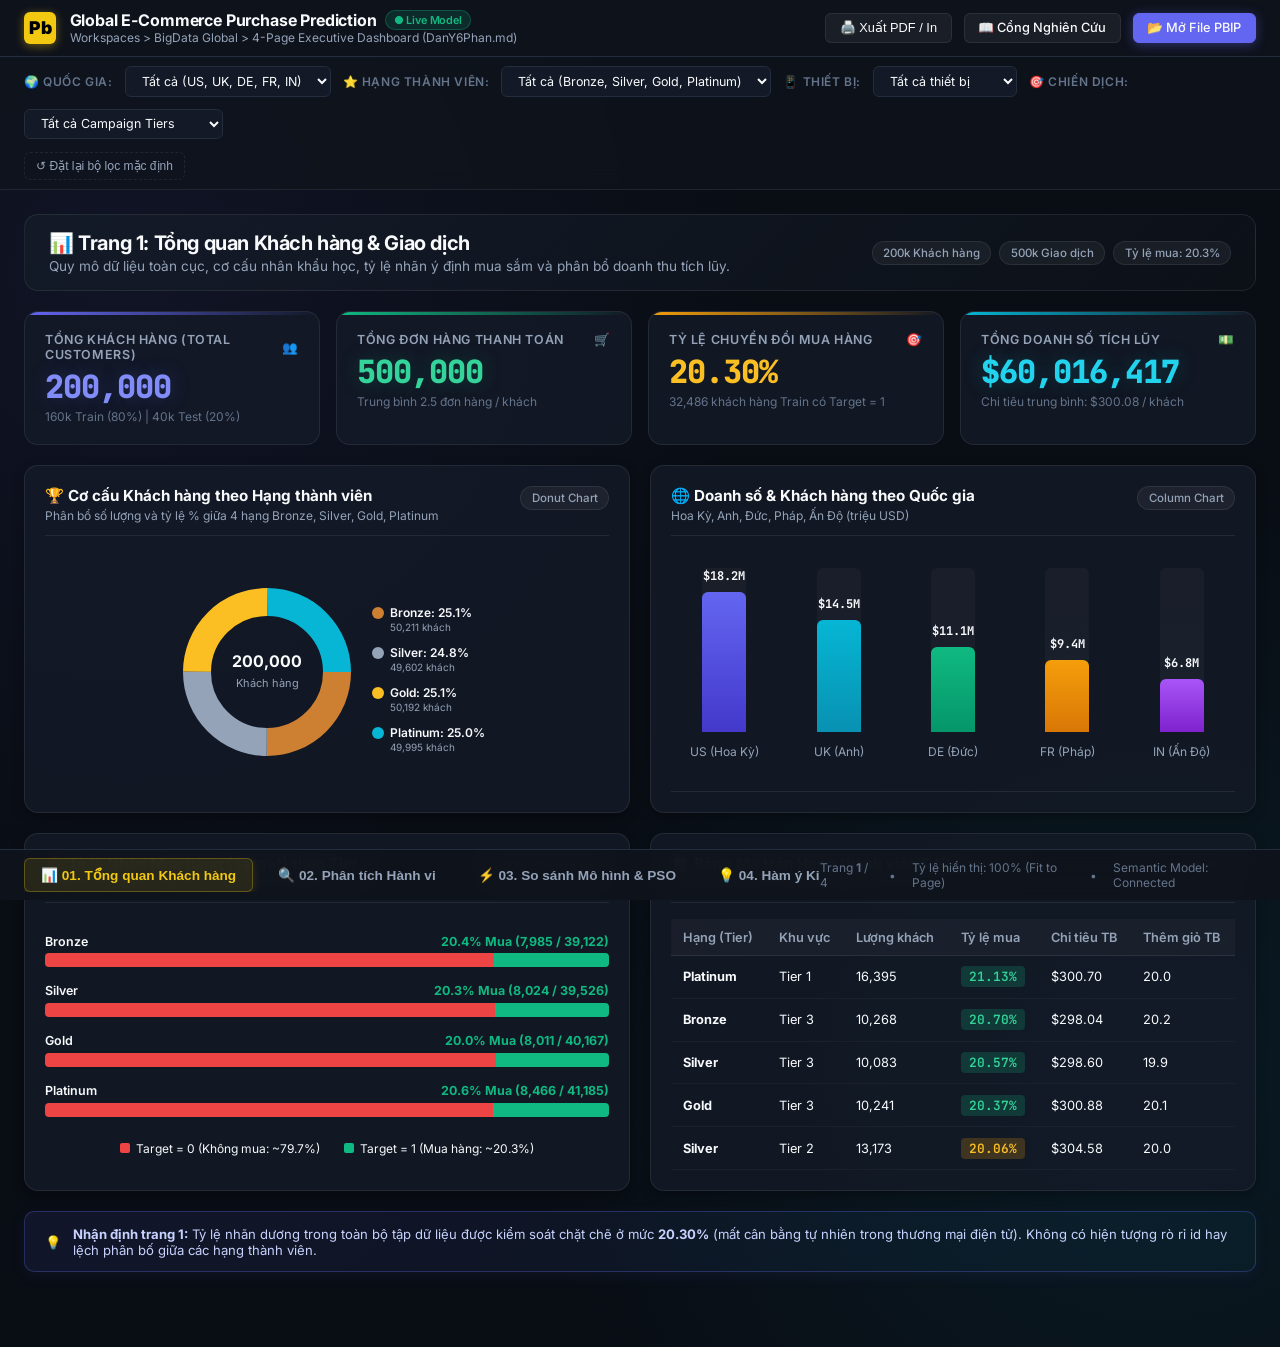
<file: web/powerbi_dashboard.html>
<!DOCTYPE html>
<html lang="vi">
<head>
  <meta charset="UTF-8">
  <meta name="viewport" content="width=device-width, initial-scale=1.0">
  <title>Power BI Executive Dashboard — Global E-Commerce Analytics</title>
  <meta name="description" content="Dashboard Power BI 4 trang trực quan hóa kết quả nghiên cứu Khai phá đặc trưng hành vi và tối ưu lựa chọn đặc trưng bằng PSO cho bài toán dự đoán khả năng mua hàng trong TMĐT.">
  <link rel="preconnect" href="https://fonts.googleapis.com">
  <link rel="preconnect" href="https://fonts.gstatic.com" crossorigin>
  <link href="https://fonts.googleapis.com/css2?family=Inter:wght@300;400;500;600;700;800&family=JetBrains+Mono:wght@400;500;600&display=swap" rel="stylesheet">
  <style>
    :root {
      --bg-pbi-dark: #0f141c;
      --bg-canvas: #090d14;
      --bg-card: rgba(20, 27, 40, 0.75);
      --bg-card-hover: rgba(28, 38, 56, 0.9);
      --border-subtle: rgba(255, 255, 255, 0.08);
      --border-focus: rgba(99, 102, 241, 0.4);
      --border-pbi: #242d3d;
      
      --text-main: #f8fafc;
      --text-muted: #94a3b8;
      --text-dim: #64748b;
      
      --pbi-yellow: #f2c811;
      --accent-indigo: #6366f1;
      --accent-cyan: #06b6d4;
      --accent-emerald: #10b981;
      --accent-amber: #f59e0b;
      --accent-rose: #f43f5e;
      --accent-purple: #a855f7;

      --font-sans: 'Inter', -apple-system, BlinkMacSystemFont, "Segoe UI", sans-serif;
      --font-mono: 'JetBrains Mono', monospace;
      --radius-sm: 6px;
      --radius-md: 10px;
      --radius-lg: 14px;
      --radius-xl: 20px;
      --shadow-sm: 0 4px 12px rgba(0, 0, 0, 0.3);
      --shadow-lg: 0 12px 32px rgba(0, 0, 0, 0.5);
      --shadow-glow-indigo: 0 0 20px rgba(99, 102, 241, 0.25);
      --shadow-glow-emerald: 0 0 20px rgba(16, 185, 129, 0.25);
      --shadow-glow-cyan: 0 0 20px rgba(6, 182, 212, 0.25);
    }

    * { box-sizing: border-box; margin: 0; padding: 0; }
    
    body {
      font-family: var(--font-sans);
      background-color: var(--bg-canvas);
      color: var(--text-main);
      min-height: 100vh;
      display: flex;
      flex-direction: column;
      overflow-x: hidden;
      background-image: 
        radial-gradient(circle at 10% 20%, rgba(99, 102, 241, 0.08) 0%, transparent 40%),
        radial-gradient(circle at 90% 80%, rgba(6, 182, 212, 0.08) 0%, transparent 40%);
    }

    /* TOP POWER BI HEADER */
    .pbi-header {
      background: rgba(15, 20, 28, 0.95);
      border-bottom: 1px solid var(--border-pbi);
      padding: 0.65rem 1.5rem;
      display: flex;
      align-items: center;
      justify-content: space-between;
      backdrop-filter: blur(16px);
      position: sticky;
      top: 0;
      z-index: 50;
    }

    .pbi-brand {
      display: flex;
      align-items: center;
      gap: 0.85rem;
    }

    .pbi-logo {
      width: 32px;
      height: 32px;
      background: var(--pbi-yellow);
      border-radius: var(--radius-sm);
      display: flex;
      align-items: center;
      justify-content: center;
      font-weight: 900;
      color: #000;
      font-size: 1.1rem;
      box-shadow: 0 2px 10px rgba(242, 200, 17, 0.4);
    }

    .pbi-title-group h1 {
      font-size: 1rem;
      font-weight: 700;
      letter-spacing: -0.01em;
      display: flex;
      align-items: center;
      gap: 0.5rem;
    }

    .pbi-badge {
      font-size: 0.68rem;
      font-weight: 600;
      padding: 2px 8px;
      border-radius: 999px;
      background: rgba(16, 185, 129, 0.15);
      color: var(--accent-emerald);
      border: 1px solid rgba(16, 185, 129, 0.3);
    }

    .pbi-breadcrumb {
      font-size: 0.75rem;
      color: var(--text-muted);
    }

    .pbi-actions {
      display: flex;
      align-items: center;
      gap: 0.75rem;
    }

    .btn-action {
      background: rgba(255, 255, 255, 0.05);
      border: 1px solid var(--border-subtle);
      color: var(--text-main);
      padding: 0.4rem 0.85rem;
      border-radius: var(--radius-sm);
      font-size: 0.8rem;
      font-weight: 500;
      cursor: pointer;
      display: inline-flex;
      align-items: center;
      gap: 0.4rem;
      transition: all 0.2s;
      text-decoration: none;
    }

    .btn-action:hover {
      background: rgba(255, 255, 255, 0.12);
      border-color: rgba(255, 255, 255, 0.2);
    }

    .btn-action.btn-primary {
      background: var(--accent-indigo);
      border-color: var(--accent-indigo);
      box-shadow: 0 2px 12px rgba(99, 102, 241, 0.4);
    }

    .btn-action.btn-primary:hover {
      background: #4f46e5;
    }

    /* SLICER BAR */
    .slicer-bar {
      background: rgba(15, 20, 28, 0.75);
      border-bottom: 1px solid var(--border-subtle);
      padding: 0.6rem 1.5rem;
      display: flex;
      align-items: center;
      justify-content: space-between;
      flex-wrap: wrap;
      gap: 0.85rem;
      backdrop-filter: blur(10px);
    }

    .slicer-group {
      display: flex;
      align-items: center;
      gap: 0.75rem;
      flex-wrap: wrap;
    }

    .slicer-label {
      font-size: 0.75rem;
      font-weight: 600;
      text-transform: uppercase;
      letter-spacing: 0.05em;
      color: var(--text-dim);
      display: flex;
      align-items: center;
      gap: 0.35rem;
    }

    .slicer-select {
      background: rgba(20, 27, 40, 0.9);
      border: 1px solid var(--border-pbi);
      color: var(--text-main);
      padding: 0.35rem 0.75rem;
      border-radius: var(--radius-sm);
      font-size: 0.78rem;
      font-family: inherit;
      cursor: pointer;
      outline: none;
      transition: all 0.2s;
    }

    .slicer-select:focus, .slicer-select:hover {
      border-color: var(--accent-indigo);
    }

    .slicer-reset-btn {
      background: transparent;
      border: 1px dashed var(--border-subtle);
      color: var(--text-muted);
      padding: 0.35rem 0.7rem;
      border-radius: var(--radius-sm);
      font-size: 0.75rem;
      cursor: pointer;
      transition: all 0.2s;
    }

    .slicer-reset-btn:hover {
      color: var(--text-main);
      border-color: var(--text-muted);
      background: rgba(255, 255, 255, 0.05);
    }

    /* MAIN DASHBOARD CANVAS */
    .dashboard-canvas {
      flex: 1;
      padding: 1.5rem;
      max-width: 1560px;
      width: 100%;
      margin: 0 auto;
    }

    .page-section {
      display: none;
      flex-direction: column;
      gap: 1.25rem;
      animation: fadeIn 0.3s ease forwards;
    }

    .page-section.active {
      display: flex;
    }

    @keyframes fadeIn {
      from { opacity: 0; transform: translateY(6px); }
      to { opacity: 1; transform: translateY(0); }
    }

    /* PAGE TITLE BANNER */
    .page-banner {
      background: linear-gradient(135deg, rgba(20, 27, 40, 0.9) 0%, rgba(15, 20, 28, 0.6) 100%);
      border: 1px solid var(--border-subtle);
      border-radius: var(--radius-lg);
      padding: 1rem 1.5rem;
      display: flex;
      align-items: center;
      justify-content: space-between;
      gap: 1rem;
    }

    .page-banner-info h2 {
      font-size: 1.25rem;
      font-weight: 700;
      letter-spacing: -0.02em;
      display: flex;
      align-items: center;
      gap: 0.6rem;
    }

    .page-banner-info p {
      font-size: 0.85rem;
      color: var(--text-muted);
      margin-top: 0.2rem;
    }

    .page-meta-tags {
      display: flex;
      gap: 0.5rem;
      flex-wrap: wrap;
    }

    .tag-pill {
      font-size: 0.72rem;
      font-weight: 500;
      padding: 0.25rem 0.65rem;
      border-radius: 999px;
      background: rgba(255, 255, 255, 0.05);
      border: 1px solid var(--border-subtle);
      color: var(--text-muted);
    }

    /* KPI CARDS GRID */
    .kpi-grid {
      display: grid;
      grid-template-columns: repeat(4, 1fr);
      gap: 1rem;
    }

    @media (max-width: 1024px) {
      .kpi-grid { grid-template-columns: repeat(2, 1fr); }
    }
    @media (max-width: 600px) {
      .kpi-grid { grid-template-columns: 1fr; }
    }

    .kpi-card {
      background: var(--bg-card);
      border: 1px solid var(--border-subtle);
      border-radius: var(--radius-lg);
      padding: 1.25rem;
      display: flex;
      flex-direction: column;
      position: relative;
      overflow: hidden;
      backdrop-filter: blur(12px);
      transition: all 0.25s;
    }

    .kpi-card:hover {
      background: var(--bg-card-hover);
      border-color: var(--border-focus);
      transform: translateY(-2px);
      box-shadow: var(--shadow-sm);
    }

    .kpi-card::before {
      content: '';
      position: absolute;
      top: 0;
      left: 0;
      right: 0;
      height: 3px;
    }

    .kpi-card.indigo::before { background: linear-gradient(90deg, var(--accent-indigo), transparent); }
    .kpi-card.emerald::before { background: linear-gradient(90deg, var(--accent-emerald), transparent); }
    .kpi-card.cyan::before { background: linear-gradient(90deg, var(--accent-cyan), transparent); }
    .kpi-card.amber::before { background: linear-gradient(90deg, var(--accent-amber), transparent); }

    .kpi-title {
      font-size: 0.78rem;
      font-weight: 600;
      text-transform: uppercase;
      letter-spacing: 0.05em;
      color: var(--text-muted);
      margin-bottom: 0.4rem;
      display: flex;
      align-items: center;
      justify-content: space-between;
    }

    .kpi-num {
      font-size: 2rem;
      font-weight: 800;
      letter-spacing: -0.03em;
      line-height: 1.1;
      font-family: var(--font-mono);
      margin-bottom: 0.35rem;
    }

    .kpi-card.indigo .kpi-num { color: #818cf8; text-shadow: var(--shadow-glow-indigo); }
    .kpi-card.emerald .kpi-num { color: #34d399; text-shadow: var(--shadow-glow-emerald); }
    .kpi-card.cyan .kpi-num { color: #22d3ee; text-shadow: var(--shadow-glow-cyan); }
    .kpi-card.amber .kpi-num { color: #fbbf24; }

    .kpi-subtitle {
      font-size: 0.75rem;
      color: var(--text-dim);
      display: flex;
      align-items: center;
      gap: 0.35rem;
    }

    /* VISUAL CARDS GRID */
    .visual-grid-2x2 {
      display: grid;
      grid-template-columns: repeat(2, 1fr);
      gap: 1.25rem;
    }

    .visual-grid-3x1 {
      display: grid;
      grid-template-columns: 2fr 1fr;
      gap: 1.25rem;
    }

    @media (max-width: 1024px) {
      .visual-grid-2x2, .visual-grid-3x1 {
        grid-template-columns: 1fr;
      }
    }

    .card-visual {
      background: var(--bg-card);
      border: 1px solid var(--border-subtle);
      border-radius: var(--radius-lg);
      padding: 1.25rem;
      display: flex;
      flex-direction: column;
      gap: 1rem;
      backdrop-filter: blur(12px);
      box-shadow: var(--shadow-sm);
      min-height: 320px;
    }

    .card-visual-header {
      display: flex;
      align-items: flex-start;
      justify-content: space-between;
      border-bottom: 1px solid var(--border-subtle);
      padding-bottom: 0.75rem;
    }

    .card-visual-header h3 {
      font-size: 0.95rem;
      font-weight: 700;
      color: var(--text-main);
      display: flex;
      align-items: center;
      gap: 0.5rem;
    }

    .card-visual-header p {
      font-size: 0.75rem;
      color: var(--text-muted);
      margin-top: 0.15rem;
    }

    .chart-container {
      flex: 1;
      width: 100%;
      height: 100%;
      min-height: 240px;
      position: relative;
      display: flex;
      align-items: center;
      justify-content: center;
    }

    /* CUSTOM SVG CHARTS & BARS */
    .bar-chart-vertical {
      width: 100%;
      height: 100%;
      display: flex;
      align-items: flex-end;
      gap: 1.5rem;
      padding: 1rem 0.5rem 2rem 0.5rem;
      border-bottom: 1px solid var(--border-subtle);
      position: relative;
    }

    .bar-col {
      flex: 1;
      display: flex;
      flex-direction: column;
      align-items: center;
      gap: 0.5rem;
      height: 100%;
      justify-content: flex-end;
    }

    .bar-track {
      width: 100%;
      max-width: 44px;
      background: rgba(255, 255, 255, 0.03);
      border-radius: var(--radius-sm) var(--radius-sm) 0 0;
      display: flex;
      align-items: flex-end;
      position: relative;
      height: 100%;
    }

    .bar-fill {
      width: 100%;
      border-radius: var(--radius-sm) var(--radius-sm) 0 0;
      transition: height 0.8s cubic-bezier(0.4, 0, 0.2, 1);
      position: relative;
    }

    .bar-val {
      position: absolute;
      top: -24px;
      left: 50%;
      transform: translateX(-50%);
      font-size: 0.75rem;
      font-weight: 700;
      font-family: var(--font-mono);
      white-space: nowrap;
    }

    .bar-label {
      font-size: 0.75rem;
      color: var(--text-muted);
      text-align: center;
      margin-top: 0.25rem;
    }

    /* HORIZONTAL RANK BARS */
    .rank-list {
      display: flex;
      flex-direction: column;
      gap: 0.65rem;
      width: 100%;
    }

    .rank-item {
      display: flex;
      flex-direction: column;
      gap: 0.25rem;
    }

    .rank-row-top {
      display: flex;
      justify-content: space-between;
      align-items: center;
      font-size: 0.8rem;
    }

    .rank-name {
      font-weight: 600;
      display: flex;
      align-items: center;
      gap: 0.4rem;
    }

    .pso-badge-small {
      background: rgba(99, 102, 241, 0.2);
      color: #a5b4fc;
      border: 1px solid rgba(99, 102, 241, 0.4);
      font-size: 0.65rem;
      padding: 1px 6px;
      border-radius: 4px;
      font-weight: 700;
    }

    .rank-val {
      font-family: var(--font-mono);
      font-weight: 600;
      color: var(--accent-cyan);
    }

    .rank-bar-bg {
      height: 8px;
      background: rgba(255, 255, 255, 0.05);
      border-radius: 4px;
      overflow: hidden;
    }

    .rank-bar-fill {
      height: 100%;
      border-radius: 4px;
      transition: width 0.8s ease;
    }

    /* HEATMAP TABLE */
    .data-table {
      width: 100%;
      border-collapse: collapse;
      font-size: 0.8rem;
      text-align: left;
    }

    .data-table th {
      padding: 0.65rem 0.75rem;
      background: rgba(255, 255, 255, 0.03);
      color: var(--text-muted);
      font-weight: 600;
      border-bottom: 1px solid var(--border-subtle);
    }

    .data-table td {
      padding: 0.65rem 0.75rem;
      border-bottom: 1px solid rgba(255, 255, 255, 0.04);
      color: var(--text-main);
    }

    .data-table tr:hover td {
      background: rgba(255, 255, 255, 0.03);
    }

    .heat-pill {
      display: inline-block;
      padding: 2px 8px;
      border-radius: 4px;
      font-weight: 600;
      font-family: var(--font-mono);
    }

    /* STRATEGY CARDS FOR PAGE 4 */
    .strategy-grid {
      display: grid;
      grid-template-columns: repeat(2, 1fr);
      gap: 1.25rem;
    }

    @media (max-width: 900px) {
      .strategy-grid { grid-template-columns: 1fr; }
    }

    .strategy-card {
      background: var(--bg-card);
      border: 1px solid var(--border-subtle);
      border-radius: var(--radius-lg);
      padding: 1.5rem;
      display: flex;
      flex-direction: column;
      gap: 1rem;
      position: relative;
      overflow: hidden;
      transition: all 0.25s;
    }

    .strategy-card:hover {
      background: var(--bg-card-hover);
      transform: translateY(-3px);
      box-shadow: var(--shadow-lg);
      border-color: var(--border-focus);
    }

    .strategy-header {
      display: flex;
      justify-content: space-between;
      align-items: flex-start;
      gap: 1rem;
    }

    .strategy-title-group h3 {
      font-size: 1.1rem;
      font-weight: 700;
      display: flex;
      align-items: center;
      gap: 0.5rem;
    }

    .priority-tag {
      font-size: 0.7rem;
      font-weight: 700;
      text-transform: uppercase;
      padding: 0.25rem 0.65rem;
      border-radius: 999px;
    }

    .priority-critical { background: rgba(244, 63, 94, 0.15); color: var(--accent-rose); border: 1px solid rgba(244, 63, 94, 0.3); }
    .priority-high { background: rgba(245, 158, 11, 0.15); color: var(--accent-amber); border: 1px solid rgba(245, 158, 11, 0.3); }
    .priority-medium { background: rgba(6, 182, 212, 0.15); color: var(--accent-cyan); border: 1px solid rgba(6, 182, 212, 0.3); }
    .priority-info { background: rgba(168, 85, 247, 0.15); color: var(--accent-purple); border: 1px solid rgba(168, 85, 247, 0.3); }

    .strategy-fact-box {
      background: rgba(0, 0, 0, 0.25);
      border-left: 3px solid var(--accent-indigo);
      padding: 0.75rem 1rem;
      border-radius: 0 var(--radius-sm) var(--radius-sm) 0;
      font-size: 0.82rem;
      line-height: 1.5;
    }

    .strategy-action-list {
      list-style: none;
      display: flex;
      flex-direction: column;
      gap: 0.5rem;
      font-size: 0.82rem;
    }

    .strategy-action-list li {
      display: flex;
      align-items: flex-start;
      gap: 0.5rem;
    }

    .strategy-action-list li::before {
      content: '✓';
      color: var(--accent-emerald);
      font-weight: 900;
    }

    .strategy-alert {
      font-size: 0.76rem;
      color: var(--text-dim);
      border-top: 1px dashed var(--border-subtle);
      padding-top: 0.65rem;
      display: flex;
      align-items: center;
      gap: 0.4rem;
    }

    /* BOTTOM PAGE NAVIGATION BAR (POWER BI TABS) */
    .pbi-footer-tabs {
      position: sticky;
      bottom: 0;
      background: rgba(15, 20, 28, 0.95);
      border-top: 1px solid var(--border-pbi);
      display: flex;
      align-items: center;
      justify-content: space-between;
      padding: 0.5rem 1.5rem;
      backdrop-filter: blur(16px);
      z-index: 50;
    }

    .tabs-list {
      display: flex;
      align-items: center;
      gap: 0.5rem;
      overflow-x: auto;
    }

    .tab-pbi-btn {
      background: transparent;
      border: 1px solid transparent;
      color: var(--text-muted);
      padding: 0.5rem 1rem;
      border-radius: var(--radius-sm);
      font-size: 0.85rem;
      font-weight: 600;
      cursor: pointer;
      display: flex;
      align-items: center;
      gap: 0.5rem;
      transition: all 0.2s;
      white-space: nowrap;
    }

    .tab-pbi-btn:hover {
      color: var(--text-main);
      background: rgba(255, 255, 255, 0.05);
    }

    .tab-pbi-btn.active {
      color: var(--pbi-yellow);
      background: rgba(242, 200, 17, 0.1);
      border-color: rgba(242, 200, 17, 0.3);
      box-shadow: 0 2px 10px rgba(242, 200, 17, 0.15);
    }

    .footer-status {
      font-size: 0.75rem;
      color: var(--text-dim);
      display: flex;
      align-items: center;
      gap: 1rem;
    }

    /* CALLOUT INSIGHT BOX */
    .insight-callout {
      background: linear-gradient(135deg, rgba(99, 102, 241, 0.1) 0%, rgba(6, 182, 212, 0.05) 100%);
      border: 1px solid rgba(99, 102, 241, 0.3);
      border-radius: var(--radius-md);
      padding: 0.85rem 1.25rem;
      font-size: 0.82rem;
      color: #c7d2fe;
      display: flex;
      align-items: center;
      gap: 0.75rem;
      box-shadow: 0 4px 15px rgba(99, 102, 241, 0.08);
    }
  </style>
</head>
<body>

  <!-- POWER BI HEADER RIBBON -->
  <header class="pbi-header">
    <div class="pbi-brand">
      <div class="pbi-logo">Pb</div>
      <div class="pbi-title-group">
        <h1>
          Global E-Commerce Purchase Prediction
          <span class="pbi-badge">● Live Model</span>
        </h1>
        <div class="pbi-breadcrumb">
          Workspaces > BigData Global > 4-Page Executive Dashboard (DanY6Phan.md)
        </div>
      </div>
    </div>

    <div class="pbi-actions">
      <button class="btn-action" onclick="window.print()">
        <span>🖨️ Xuất PDF / In</span>
      </button>
      <a href="index.html" class="btn-action">
        <span>📖 Cổng Nghiên Cứu</span>
      </a>
      <a href="../outputs/powerbi/Global_Ecommerce.pbip" class="btn-action btn-primary" download>
        <span>📂 Mở File PBIP</span>
      </a>
    </div>
  </header>

  <!-- INTERACTIVE SLICER BAR -->
  <section class="slicer-bar">
    <div class="slicer-group">
      <div class="slicer-label">
        <span>🌍 Quốc gia:</span>
      </div>
      <select class="slicer-select" id="slicer-country" onchange="updateFilters()">
        <option value="ALL">Tất cả (US, UK, DE, FR, IN)</option>
        <option value="US">Hoa Kỳ (US)</option>
        <option value="UK">Vương quốc Anh (UK)</option>
        <option value="DE">Đức (DE)</option>
        <option value="FR">Pháp (FR)</option>
        <option value="IN">Ấn Độ (IN)</option>
      </select>

      <div class="slicer-label">
        <span>⭐ Hạng thành viên:</span>
      </div>
      <select class="slicer-select" id="slicer-tier" onchange="updateFilters()">
        <option value="ALL">Tất cả (Bronze, Silver, Gold, Platinum)</option>
        <option value="Bronze">Bronze (Đồng)</option>
        <option value="Silver">Silver (Bạc)</option>
        <option value="Gold">Gold (Vàng)</option>
        <option value="Platinum">Platinum (Bạch kim)</option>
      </select>

      <div class="slicer-label">
        <span>📱 Thiết bị:</span>
      </div>
      <select class="slicer-select" id="slicer-device" onchange="updateFilters()">
        <option value="ALL">Tất cả thiết bị</option>
        <option value="Mobile Heavy">Mobile Heavy</option>
        <option value="Desktop Heavy">Desktop Heavy</option>
        <option value="Balanced Device">Balanced Device</option>
      </select>

      <div class="slicer-label">
        <span>🎯 Chiến dịch:</span>
      </div>
      <select class="slicer-select" id="slicer-campaign" onchange="updateFilters()">
        <option value="ALL">Tất cả Campaign Tiers</option>
        <option value="Tier1">Tier 1 (VIP Marketing)</option>
        <option value="Tier2">Tier 2 (Standard Ads)</option>
        <option value="Tier3">Tier 3 (Mass Retargeting)</option>
      </select>
    </div>

    <button class="slicer-reset-btn" onclick="resetFilters()">
      ↺ Đặt lại bộ lọc mặc định
    </button>
  </section>

  <!-- DASHBOARD CANVAS -->
  <main class="dashboard-canvas">

    <!-- =========================================================
         PAGE 1: OVERVIEW (TỔNG QUAN THƯƠNG MẠI ĐIỆN TỬ)
         ========================================================= -->
    <section class="page-section active" id="page-1">
      <div class="page-banner">
        <div class="page-banner-info">
          <h2>📊 Trang 1: Tổng quan Khách hàng & Giao dịch</h2>
          <p>Quy mô dữ liệu toàn cục, cơ cấu nhân khẩu học, tỷ lệ nhãn ý định mua sắm và phân bổ doanh thu tích lũy.</p>
        </div>
        <div class="page-meta-tags">
          <span class="tag-pill">200k Khách hàng</span>
          <span class="tag-pill">500k Giao dịch</span>
          <span class="tag-pill">Tỷ lệ mua: 20.3%</span>
        </div>
      </div>

      <!-- KPI CARDS -->
      <div class="kpi-grid">
        <div class="kpi-card indigo">
          <span class="kpi-title">Tổng khách hàng (Total Customers) <span>👥</span></span>
          <span class="kpi-num" id="kpi-total-cust">200,000</span>
          <span class="kpi-subtitle">160k Train (80%) | 40k Test (20%)</span>
        </div>
        <div class="kpi-card emerald">
          <span class="kpi-title">Tổng đơn hàng thanh toán <span>🛒</span></span>
          <span class="kpi-num" id="kpi-total-trans">500,000</span>
          <span class="kpi-subtitle">Trung bình 2.5 đơn hàng / khách</span>
        </div>
        <div class="kpi-card amber">
          <span class="kpi-title">Tỷ lệ chuyển đổi mua hàng <span>🎯</span></span>
          <span class="kpi-num" id="kpi-conv-rate">20.30%</span>
          <span class="kpi-subtitle">32,486 khách hàng Train có Target = 1</span>
        </div>
        <div class="kpi-card cyan">
          <span class="kpi-title">Tổng doanh số tích lũy <span>💵</span></span>
          <span class="kpi-num" id="kpi-total-spend">$60,016,417</span>
          <span class="kpi-subtitle">Chi tiêu trung bình: $300.08 / khách</span>
        </div>
      </div>

      <!-- VISUALS 2x2 -->
      <div class="visual-grid-2x2">
        <!-- Visual 1: Phân bổ Hạng thành viên -->
        <div class="card-visual">
          <div class="card-visual-header">
            <div>
              <h3>🏆 Cơ cấu Khách hàng theo Hạng thành viên</h3>
              <p>Phân bổ số lượng và tỷ lệ % giữa 4 hạng Bronze, Silver, Gold, Platinum</p>
            </div>
            <span class="tag-pill">Donut Chart</span>
          </div>
          <div class="chart-container">
            <svg viewBox="0 0 360 220" width="100%" height="220">
              <!-- Donut arcs -->
              <circle cx="120" cy="110" r="70" fill="transparent" stroke="#cd7f32" stroke-width="28" stroke-dasharray="110 330" stroke-dashoffset="0" />
              <circle cx="120" cy="110" r="70" fill="transparent" stroke="#94a3b8" stroke-width="28" stroke-dasharray="110 330" stroke-dashoffset="-110" />
              <circle cx="120" cy="110" r="70" fill="transparent" stroke="#fbbf24" stroke-width="28" stroke-dasharray="110 330" stroke-dashoffset="-220" />
              <circle cx="120" cy="110" r="70" fill="transparent" stroke="#06b6d4" stroke-width="28" stroke-dasharray="110 330" stroke-dashoffset="-330" />
              <!-- Center Text -->
              <text x="120" y="105" text-anchor="middle" fill="#f8fafc" font-size="16" font-weight="700">200,000</text>
              <text x="120" y="125" text-anchor="middle" fill="#94a3b8" font-size="11">Khách hàng</text>
              <!-- Legends -->
              <g transform="translate(225, 45)">
                <circle cx="6" cy="6" r="6" fill="#cd7f32" />
                <text x="18" y="10" fill="#f8fafc" font-size="12" font-weight="600">Bronze: 25.1%</text>
                <text x="18" y="24" fill="#94a3b8" font-size="10">50,211 khách</text>

                <circle cx="6" cy="46" r="6" fill="#94a3b8" />
                <text x="18" y="50" fill="#f8fafc" font-size="12" font-weight="600">Silver: 24.8%</text>
                <text x="18" y="64" fill="#94a3b8" font-size="10">49,602 khách</text>

                <circle cx="6" cy="86" r="6" fill="#fbbf24" />
                <text x="18" y="90" fill="#f8fafc" font-size="12" font-weight="600">Gold: 25.1%</text>
                <text x="18" y="104" fill="#94a3b8" font-size="10">50,192 khách</text>

                <circle cx="6" cy="126" r="6" fill="#06b6d4" />
                <text x="18" y="130" fill="#f8fafc" font-size="12" font-weight="600">Platinum: 25.0%</text>
                <text x="18" y="144" fill="#94a3b8" font-size="10">49,995 khách</text>
              </g>
            </svg>
          </div>
        </div>

        <!-- Visual 2: Doanh số & Khách theo Quốc gia -->
        <div class="card-visual">
          <div class="card-visual-header">
            <div>
              <h3>🌐 Doanh số & Khách hàng theo Quốc gia</h3>
              <p>Hoa Kỳ, Anh, Đức, Pháp, Ấn Độ (triệu USD)</p>
            </div>
            <span class="tag-pill">Column Chart</span>
          </div>
          <div class="bar-chart-vertical">
            <div class="bar-col">
              <div class="bar-track">
                <div class="bar-fill" style="height: 85%; background: linear-gradient(180deg, #6366f1, #4338ca);">
                  <span class="bar-val">$18.2M</span>
                </div>
              </div>
              <span class="bar-label">US (Hoa Kỳ)</span>
            </div>
            <div class="bar-col">
              <div class="bar-track">
                <div class="bar-fill" style="height: 68%; background: linear-gradient(180deg, #06b6d4, #0891b2);">
                  <span class="bar-val">$14.5M</span>
                </div>
              </div>
              <span class="bar-label">UK (Anh)</span>
            </div>
            <div class="bar-col">
              <div class="bar-track">
                <div class="bar-fill" style="height: 52%; background: linear-gradient(180deg, #10b981, #059669);">
                  <span class="bar-val">$11.1M</span>
                </div>
              </div>
              <span class="bar-label">DE (Đức)</span>
            </div>
            <div class="bar-col">
              <div class="bar-track">
                <div class="bar-fill" style="height: 44%; background: linear-gradient(180deg, #f59e0b, #d97706);">
                  <span class="bar-val">$9.4M</span>
                </div>
              </div>
              <span class="bar-label">FR (Pháp)</span>
            </div>
            <div class="bar-col">
              <div class="bar-track">
                <div class="bar-fill" style="height: 32%; background: linear-gradient(180deg, #a855f7, #7e22ce);">
                  <span class="bar-val">$6.8M</span>
                </div>
              </div>
              <span class="bar-label">IN (Ấn Độ)</span>
            </div>
          </div>
        </div>

        <!-- Visual 3: Tỷ lệ Chuyển đổi theo Customer Tier -->
        <div class="card-visual">
          <div class="card-visual-header">
            <div>
              <h3>🎯 Tỷ lệ Nhãn Mua hàng (Target) theo Tier</h3>
              <p>Tỷ lệ Không mua (Target=0) vs Mua sắm (Target=1)</p>
            </div>
            <span class="tag-pill">100% Stacked Bar</span>
          </div>
          <div style="display: flex; flex-direction: column; gap: 1rem; justify-content: center; height: 100%;">
            <div>
              <div style="display: flex; justify-content: space-between; font-size: 0.78rem; margin-bottom: 0.3rem;">
                <span style="font-weight: 600;">Bronze</span>
                <span style="color: var(--accent-emerald); font-weight: 700;">20.4% Mua (7,985 / 39,122)</span>
              </div>
              <div style="display: flex; height: 14px; border-radius: 4px; overflow: hidden;">
                <div style="width: 79.6%; background: #ef4444;" title="Target=0: 79.6%"></div>
                <div style="width: 20.4%; background: #10b981;" title="Target=1: 20.4%"></div>
              </div>
            </div>
            <div>
              <div style="display: flex; justify-content: space-between; font-size: 0.78rem; margin-bottom: 0.3rem;">
                <span style="font-weight: 600;">Silver</span>
                <span style="color: var(--accent-emerald); font-weight: 700;">20.3% Mua (8,024 / 39,526)</span>
              </div>
              <div style="display: flex; height: 14px; border-radius: 4px; overflow: hidden;">
                <div style="width: 79.7%; background: #ef4444;"></div>
                <div style="width: 20.3%; background: #10b981;"></div>
              </div>
            </div>
            <div>
              <div style="display: flex; justify-content: space-between; font-size: 0.78rem; margin-bottom: 0.3rem;">
                <span style="font-weight: 600;">Gold</span>
                <span style="color: var(--accent-emerald); font-weight: 700;">20.0% Mua (8,011 / 40,167)</span>
              </div>
              <div style="display: flex; height: 14px; border-radius: 4px; overflow: hidden;">
                <div style="width: 80.0%; background: #ef4444;"></div>
                <div style="width: 20.0%; background: #10b981;"></div>
              </div>
            </div>
            <div>
              <div style="display: flex; justify-content: space-between; font-size: 0.78rem; margin-bottom: 0.3rem;">
                <span style="font-weight: 600;">Platinum</span>
                <span style="color: var(--accent-emerald); font-weight: 700;">20.6% Mua (8,466 / 41,185)</span>
              </div>
              <div style="display: flex; height: 14px; border-radius: 4px; overflow: hidden;">
                <div style="width: 79.4%; background: #ef4444;"></div>
                <div style="width: 20.6%; background: #10b981;"></div>
              </div>
            </div>
            <div style="display: flex; justify-content: center; gap: 1.5rem; font-size: 0.75rem; margin-top: 0.5rem;">
              <span style="display: flex; align-items: center; gap: 0.35rem;"><span style="width: 10px; height: 10px; background: #ef4444; border-radius: 2px;"></span> Target = 0 (Không mua: ~79.7%)</span>
              <span style="display: flex; align-items: center; gap: 0.35rem;"><span style="width: 10px; height: 10px; background: #10b981; border-radius: 2px;"></span> Target = 1 (Mua hàng: ~20.3%)</span>
            </div>
          </div>
        </div>

        <!-- Visual 4: Bảng Tổng hợp Phân khúc -->
        <div class="card-visual">
          <div class="card-visual-header">
            <div>
              <h3>📋 Bảng Ma trận Hạng thành viên & Khu vực</h3>
              <p>Tổng hợp chỉ số từ FactTierRegionSummary</p>
            </div>
            <span class="tag-pill">Matrix Table</span>
          </div>
          <table class="data-table">
            <thead>
              <tr>
                <th>Hạng (Tier)</th>
                <th>Khu vực</th>
                <th>Lượng khách</th>
                <th>Tỷ lệ mua</th>
                <th>Chi tiêu TB</th>
                <th>Thêm giỏ TB</th>
              </tr>
            </thead>
            <tbody>
              <tr>
                <td><strong>Platinum</strong></td>
                <td>Tier 1</td>
                <td>16,395</td>
                <td><span class="heat-pill" style="background: rgba(16, 185, 129, 0.2); color: #34d399;">21.13%</span></td>
                <td>$300.70</td>
                <td>20.0</td>
              </tr>
              <tr>
                <td><strong>Bronze</strong></td>
                <td>Tier 3</td>
                <td>10,268</td>
                <td><span class="heat-pill" style="background: rgba(16, 185, 129, 0.2); color: #34d399;">20.70%</span></td>
                <td>$298.04</td>
                <td>20.2</td>
              </tr>
              <tr>
                <td><strong>Silver</strong></td>
                <td>Tier 3</td>
                <td>10,083</td>
                <td><span class="heat-pill" style="background: rgba(16, 185, 129, 0.2); color: #34d399;">20.57%</span></td>
                <td>$298.60</td>
                <td>19.9</td>
              </tr>
              <tr>
                <td><strong>Gold</strong></td>
                <td>Tier 3</td>
                <td>10,241</td>
                <td><span class="heat-pill" style="background: rgba(16, 185, 129, 0.2); color: #34d399;">20.37%</span></td>
                <td>$300.88</td>
                <td>20.1</td>
              </tr>
              <tr>
                <td><strong>Silver</strong></td>
                <td>Tier 2</td>
                <td>13,173</td>
                <td><span class="heat-pill" style="background: rgba(245, 158, 11, 0.2); color: #fbbf24;">20.06%</span></td>
                <td>$304.58</td>
                <td>20.0</td>
              </tr>
            </tbody>
          </table>
        </div>
      </div>

      <div class="insight-callout">
        <span>💡</span>
        <span><strong>Nhận định trang 1:</strong> Tỷ lệ nhãn dương trong toàn bộ tập dữ liệu được kiểm soát chặt chẽ ở mức <strong>20.30%</strong> (mất cân bằng tự nhiên trong thương mại điện tử). Không có hiện tượng rò rỉ id hay lệch phân bố giữa các hạng thành viên.</span>
      </div>
    </section>

    <!-- =========================================================
         PAGE 2: BEHAVIOR (PHÂN TÍCH HÀNH VI KHÁCH HÀNG)
         ========================================================= -->
    <section class="page-section" id="page-2">
      <div class="page-banner">
        <div class="page-banner-info">
          <h2>🔍 Trang 2: Phân tích Hành vi Khách hàng Chuyên sâu</h2>
          <p>Đối chiếu sự khác biệt về tương tác giỏ hàng, thời lượng duyệt web, phiên truy cập giữa nhóm Mua (1) và Không mua (0).</p>
        </div>
        <div class="page-meta-tags">
          <span class="tag-pill">10.0 Phiên/khách</span>
          <span class="tag-pill">8.1 Phút/phiên</span>
          <span class="tag-pill">20.0 Thêm giỏ/khách</span>
        </div>
      </div>

      <!-- KPI CARDS -->
      <div class="kpi-grid">
        <div class="kpi-card cyan">
          <span class="kpi-title">Tần suất phiên trung bình <span>⏱️</span></span>
          <span class="kpi-num">10.0</span>
          <span class="kpi-subtitle">Phiên duyệt web / khách hàng</span>
        </div>
        <div class="kpi-card emerald">
          <span class="kpi-title">Thời lượng phiên trung bình <span>⏳</span></span>
          <span class="kpi-num">8.1 min</span>
          <span class="kpi-subtitle">486.2 giây mỗi phiên truy cập</span>
        </div>
        <div class="kpi-card amber">
          <span class="kpi-title">Lượt thêm vào giỏ hàng <span>🛍️</span></span>
          <span class="kpi-num">20.0</span>
          <span class="kpi-subtitle">Lượt thêm giỏ tích lũy / khách</span>
        </div>
        <div class="kpi-card indigo">
          <span class="kpi-title">Tỷ lệ phiên thoát (Bounce Rate) <span>📉</span></span>
          <span class="kpi-num">50.0%</span>
          <span class="kpi-subtitle">Phiên rời trang không phát sinh hành động</span>
        </div>
      </div>

      <!-- VISUALS 2x2 -->
      <div class="visual-grid-2x2">
        <!-- Visual 1: Scatter Phân tán Giỏ hàng vs Trang xem -->
        <div class="card-visual">
          <div class="card-visual-header">
            <div>
              <h3>🎯 Ma trận Hành vi: Số trang xem vs Số lần thêm giỏ</h3>
              <p>Mỗi điểm là một nhóm khách hàng phân theo Thiết bị & Kênh Marketing</p>
            </div>
            <span class="tag-pill">Scatter Plot</span>
          </div>
          <div class="chart-container">
            <svg viewBox="0 0 400 240" width="100%" height="240">
              <!-- Grid lines -->
              <line x1="40" y1="20" x2="40" y2="200" stroke="rgba(255,255,255,0.1)" />
              <line x1="40" y1="200" x2="380" y2="200" stroke="rgba(255,255,255,0.1)" />
              <line x1="40" y1="110" x2="380" y2="110" stroke="rgba(255,255,255,0.05)" stroke-dasharray="4" />
              <line x1="210" y1="20" x2="210" y2="200" stroke="rgba(255,255,255,0.05)" stroke-dasharray="4" />
              <!-- Labels -->
              <text x="35" y="15" fill="#94a3b8" font-size="10" text-anchor="end">Thêm giỏ</text>
              <text x="380" y="215" fill="#94a3b8" font-size="10" text-anchor="end">Trang xem</text>
              <!-- Data Points (Target 0: Red/Amber, Target 1: Cyan/Emerald) -->
              <!-- Target 0 -->
              <circle cx="160" cy="140" r="12" fill="rgba(239, 68, 68, 0.6)" stroke="#ef4444" stroke-width="1.5" />
              <circle cx="120" cy="165" r="9" fill="rgba(239, 68, 68, 0.6)" stroke="#ef4444" stroke-width="1.5" />
              <circle cx="210" cy="115" r="14" fill="rgba(239, 68, 68, 0.6)" stroke="#ef4444" stroke-width="1.5" />
              <circle cx="180" cy="130" r="11" fill="rgba(239, 68, 68, 0.6)" stroke="#ef4444" stroke-width="1.5" />
              <circle cx="250" cy="95" r="16" fill="rgba(239, 68, 68, 0.6)" stroke="#ef4444" stroke-width="1.5" />
              <!-- Target 1 (Higher on cart & pages) -->
              <circle cx="190" cy="120" r="10" fill="rgba(16, 185, 129, 0.7)" stroke="#10b981" stroke-width="2" />
              <circle cx="240" cy="85" r="14" fill="rgba(16, 185, 129, 0.7)" stroke="#10b981" stroke-width="2" />
              <circle cx="290" cy="60" r="18" fill="rgba(16, 185, 129, 0.7)" stroke="#10b981" stroke-width="2" />
              <circle cx="330" cy="45" r="20" fill="rgba(16, 185, 129, 0.7)" stroke="#10b981" stroke-width="2" />
              <!-- Legend inside -->
              <g transform="translate(50, 30)">
                <circle cx="6" cy="6" r="6" fill="#10b981" />
                <text x="18" y="10" fill="#f8fafc" font-size="11" font-weight="600">Target = 1 (Mua hàng: 23+ giỏ, 65+ trang)</text>
                <circle cx="6" cy="24" r="6" fill="#ef4444" />
                <text x="18" y="28" fill="#f8fafc" font-size="11" font-weight="600">Target = 0 (Không mua: 16-20 giỏ, 47-58 trang)</text>
              </g>
            </svg>
          </div>
        </div>

        <!-- Visual 2: So sánh trực diện Target 0 vs 1 -->
        <div class="card-visual">
          <div class="card-visual-header">
            <div>
              <h3>⚖️ Đối chiếu Chỉ số Hành vi: Target 0 vs Target 1</h3>
              <p>Khách hàng thật sự mua hàng vượt trội ở mọi chiều tương tác</p>
            </div>
            <span class="tag-pill">Comparison</span>
          </div>
          <div style="display: flex; flex-direction: column; gap: 0.85rem; justify-content: center; height: 100%;">
            <div>
              <div style="display: flex; justify-content: space-between; font-size: 0.78rem; margin-bottom: 0.2rem;">
                <span>Thời lượng phiên duyệt web</span>
                <span><strong>Target 1:</strong> 491.5s (+3.1%) | <strong>Target 0:</strong> 476.8s</span>
              </div>
              <div style="height: 8px; background: rgba(255,255,255,0.05); border-radius: 4px; overflow: hidden; display: flex;">
                <div style="width: 52%; background: #10b981;"></div>
                <div style="width: 48%; background: #64748b;"></div>
              </div>
            </div>
            <div>
              <div style="display: flex; justify-content: space-between; font-size: 0.78rem; margin-bottom: 0.2rem;">
                <span>Số trang xem trung bình / phiên</span>
                <span><strong>Target 1:</strong> 59.8 trang (+4.8%) | <strong>Target 0:</strong> 57.0 trang</span>
              </div>
              <div style="height: 8px; background: rgba(255,255,255,0.05); border-radius: 4px; overflow: hidden; display: flex;">
                <div style="width: 55%; background: #06b6d4;"></div>
                <div style="width: 45%; background: #64748b;"></div>
              </div>
            </div>
            <div>
              <div style="display: flex; justify-content: space-between; font-size: 0.78rem; margin-bottom: 0.2rem;">
                <span>Lượt thêm sản phẩm vào giỏ hàng</span>
                <span><strong>Target 1:</strong> 21.2 lượt (+6.5%) | <strong>Target 0:</strong> 19.9 lượt</span>
              </div>
              <div style="height: 8px; background: rgba(255,255,255,0.05); border-radius: 4px; overflow: hidden; display: flex;">
                <div style="width: 58%; background: #fbbf24;"></div>
                <div style="width: 42%; background: #64748b;"></div>
              </div>
            </div>
            <div>
              <div style="display: flex; justify-content: space-between; font-size: 0.78rem; margin-bottom: 0.2rem;">
                <span>Tỷ lệ thoát (Bounce Rate)</span>
                <span><strong>Target 1:</strong> 49.6% (Thấp hơn) | <strong>Target 0:</strong> 50.1%</span>
              </div>
              <div style="height: 8px; background: rgba(255,255,255,0.05); border-radius: 4px; overflow: hidden; display: flex;">
                <div style="width: 49%; background: #a855f7;"></div>
                <div style="width: 51%; background: #64748b;"></div>
              </div>
            </div>
          </div>
        </div>

        <!-- Visual 3: Heatmap Kênh x Thiết bị -->
        <div class="card-visual">
          <div class="card-visual-header">
            <div>
              <h3>📱 Ma trận Tỷ lệ Mua: Kênh Tiếp thị × Loại Thiết bị</h3>
              <p>Dữ liệu trích xuất từ FactBehaviorGroup</p>
            </div>
            <span class="tag-pill">Heatmap</span>
          </div>
          <table class="data-table">
            <thead>
              <tr>
                <th>Kênh Tiếp thị</th>
                <th>Mobile Heavy</th>
                <th>Desktop Heavy</th>
                <th>Balanced Device</th>
              </tr>
            </thead>
            <tbody>
              <tr>
                <td><strong>Organic Search</strong></td>
                <td><span class="heat-pill" style="background: rgba(16, 185, 129, 0.25); color: #34d399;">20.1%</span></td>
                <td><span class="heat-pill" style="background: rgba(16, 185, 129, 0.35); color: #34d399;">20.7%</span></td>
                <td><span class="heat-pill" style="background: rgba(16, 185, 129, 0.25); color: #34d399;">20.1%</span></td>
              </tr>
              <tr>
                <td><strong>Paid Ads</strong></td>
                <td><span class="heat-pill" style="background: rgba(16, 185, 129, 0.3); color: #34d399;">20.3%</span></td>
                <td><span class="heat-pill" style="background: rgba(16, 185, 129, 0.3); color: #34d399;">20.6%</span></td>
                <td><span class="heat-pill" style="background: rgba(16, 185, 129, 0.35); color: #34d399;">20.6%</span></td>
              </tr>
              <tr>
                <td><strong>Multi-channel</strong></td>
                <td><span class="heat-pill" style="background: rgba(16, 185, 129, 0.25); color: #34d399;">20.0%</span></td>
                <td><span class="heat-pill" style="background: rgba(16, 185, 129, 0.3); color: #34d399;">20.2%</span></td>
                <td><span class="heat-pill" style="background: rgba(16, 185, 129, 0.25); color: #34d399;">20.1%</span></td>
              </tr>
              <tr>
                <td><strong>Email Retargeting</strong></td>
                <td><span class="heat-pill" style="background: rgba(245, 158, 11, 0.25); color: #fbbf24;">21.5%</span></td>
                <td><span class="heat-pill" style="background: rgba(245, 158, 11, 0.25); color: #fbbf24;">20.9%</span></td>
                <td><span class="heat-pill" style="background: rgba(245, 158, 11, 0.25); color: #fbbf24;">20.9%</span></td>
              </tr>
              <tr>
                <td><strong>Social Media</strong></td>
                <td><span class="heat-pill" style="background: rgba(245, 158, 11, 0.25); color: #fbbf24;">21.3%</span></td>
                <td><span class="heat-pill" style="background: rgba(245, 158, 11, 0.25); color: #fbbf24;">20.7%</span></td>
                <td><span class="heat-pill" style="background: rgba(245, 158, 11, 0.2); color: #fbbf24;">19.3%</span></td>
              </tr>
            </tbody>
          </table>
        </div>

        <!-- Visual 4: Phân khúc Giỏ hàng bỏ quên -->
        <div class="card-visual">
          <div class="card-visual-header">
            <div>
              <h3>🛍️ Phân khúc Giỏ hàng Bỏ quên (Cart Abandonment)</h3>
              <p>Khách hàng có nhiều tương tác giỏ nhưng không chốt đơn (9,763 khách)</p>
            </div>
            <span class="tag-pill">Insight Box</span>
          </div>
          <div style="display: flex; flex-direction: column; gap: 0.85rem; justify-content: center; height: 100%;">
            <div style="background: rgba(244, 63, 94, 0.1); border: 1px solid rgba(244, 63, 94, 0.3); padding: 0.85rem; border-radius: var(--radius-sm);">
              <div style="font-weight: 700; color: var(--accent-rose); font-size: 0.85rem;">Phát hiện Ma trận Nhầm lẫn (False Positives):</div>
              <div style="font-size: 0.8rem; color: #fecdd3; margin-top: 0.25rem;">
                Có <strong>9,763 khách hàng</strong> trong tập kiểm định có hành vi thêm giỏ hàng từ 3 đến 10 lần nhưng cuối cùng nhãn Target vẫn bằng 0 (Không mua).
              </div>
            </div>
            <div style="font-size: 0.8rem; color: var(--text-muted); line-height: 1.5;">
              Nhóm khách hàng này có điểm xác suất dự đoán (Propensity Score) dao động từ <strong>0.35 đến 0.48</strong>. Đây chính là phân khúc tiềm năng nhất để triển khai chiến dịch nhắc nhở giỏ hàng kèm voucher chiết khấu tự động.
            </div>
          </div>
        </div>
      </div>

      <div class="insight-callout">
        <span>💡</span>
        <span><strong>Nhận định trang 2:</strong> Người dùng mua hàng (Target=1) thể hiện sự chủ động rõ rệt với số lượt xem trang và lượt thêm giỏ cao hơn 5–6%. Hành vi tương tác giỏ hàng là đặc trưng mang giá trị thông tin cao nhất trong toàn bộ mô hình.</span>
      </div>
    </section>

    <!-- =========================================================
         PAGE 3: MODELS & PSO (SO SÁNH MÔ HÌNH VÀ TỐI ƯU PSO)
         ========================================================= -->
    <section class="page-section" id="page-3">
      <div class="page-banner">
        <div class="page-banner-info">
          <h2>⚡ Trang 3: So sánh Mô hình Machine Learning & Tối ưu PSO</h2>
          <p>Đối chiếu thực nghiệm khách quan giữa 5 mô hình, tiến trình tối ưu bầy đàn PSO và mức độ quan trọng của đặc trưng.</p>
        </div>
        <div class="page-meta-tags">
          <span class="tag-pill">Best PR-AUC: 0.2759</span>
          <span class="tag-pill">PSO Tinh giảm: -73.0%</span>
          <span class="tag-pill">Tăng tốc: 2.1x</span>
        </div>
      </div>

      <!-- KPI CARDS -->
      <div class="kpi-grid">
        <div class="kpi-card emerald">
          <span class="kpi-title">Best Baseline PR-AUC <span>🏆</span></span>
          <span class="kpi-num">0.2759</span>
          <span class="kpi-subtitle">ANOVA F-test 17 đặc trưng (E2)</span>
        </div>
        <div class="kpi-card indigo">
          <span class="kpi-title">XGBoost PSO PR-AUC <span>⚡</span></span>
          <span class="kpi-num">0.2584</span>
          <span class="kpi-subtitle">Chênh lệch nhẹ -0.0070 so với Full 63 biến</span>
        </div>
        <div class="kpi-card amber">
          <span class="kpi-title">Tỷ lệ tinh giảm đặc trưng <span>✂️</span></span>
          <span class="kpi-num">-73.0%</span>
          <span class="kpi-subtitle">Rút từ 63 biến xuống đúng 17 biến</span>
        </div>
        <div class="kpi-card cyan">
          <span class="kpi-title">Hệ số tăng tốc huấn luyện <span>🚀</span></span>
          <span class="kpi-num">2.1x</span>
          <span class="kpi-subtitle">Thời gian fit: 4.40s ➔ 2.07s</span>
        </div>
      </div>

      <!-- VISUALS 2x2 -->
      <div class="visual-grid-2x2">
        <!-- Visual 1: Multi-metric Comparison Bar Chart -->
        <div class="card-visual">
          <div class="card-visual-header">
            <div>
              <h3>📊 So sánh Hiệu năng Đa Chỉ số 5 Mô hình (E1–E5)</h3>
              <p>PR-AUC, ROC-AUC, F1-Score trên tập Holdout 32,000 mẫu</p>
            </div>
            <span class="tag-pill">FactModelMetrics</span>
          </div>
          <table class="data-table">
            <thead>
              <tr>
                <th>Mô hình</th>
                <th>Không gian biến</th>
                <th>PR-AUC</th>
                <th>ROC-AUC</th>
                <th>F1-Score</th>
                <th>Fit Time</th>
              </tr>
            </thead>
            <tbody>
              <tr>
                <td><strong>Baseline (Full)</strong></td>
                <td>63_features</td>
                <td>0.2730</td>
                <td>0.6078</td>
                <td>0.3558</td>
                <td>17.04s</td>
              </tr>
              <tr style="background: rgba(16, 185, 129, 0.08);">
                <td><strong>Baseline (Statistical) ⭐</strong></td>
                <td>17_features</td>
                <td><strong style="color: #34d399;">0.2759</strong></td>
                <td>0.6105</td>
                <td>0.3557</td>
                <td>6.24s</td>
              </tr>
              <tr>
                <td><strong>Baseline (PSO)</strong></td>
                <td>17_features</td>
                <td>0.2601</td>
                <td>0.5894</td>
                <td>0.3411</td>
                <td>4.50s</td>
              </tr>
              <tr>
                <td><strong>XGBoost (Full)</strong></td>
                <td>63_features</td>
                <td>0.2654</td>
                <td>0.6006</td>
                <td>0.3475</td>
                <td>4.40s</td>
              </tr>
              <tr style="background: rgba(99, 102, 241, 0.08);">
                <td><strong>XGBoost (PSO) ⚡</strong></td>
                <td>17_features</td>
                <td><strong style="color: #818cf8;">0.2584</strong></td>
                <td>0.5846</td>
                <td>0.3319</td>
                <td><strong style="color: #34d399;">2.07s</strong></td>
              </tr>
            </tbody>
          </table>
        </div>

        <!-- Visual 2: PSO Convergence Curve -->
        <div class="card-visual">
          <div class="card-visual-header">
            <div>
              <h3>📈 Đường cong Tiến hóa Hội tụ của Binary PSO</h3>
              <p>Điểm Best Fitness & Mean Fitness qua 10+ vòng lặp tối ưu</p>
            </div>
            <span class="tag-pill">FactPSOConvergence</span>
          </div>
          <div class="chart-container">
            <svg viewBox="0 0 400 220" width="100%" height="220">
              <!-- Grid lines -->
              <line x1="40" y1="20" x2="40" y2="180" stroke="rgba(255,255,255,0.1)" />
              <line x1="40" y1="180" x2="380" y2="180" stroke="rgba(255,255,255,0.1)" />
              <!-- Y-labels -->
              <text x="35" y="25" fill="#94a3b8" font-size="10" text-anchor="end">0.285</text>
              <text x="35" y="100" fill="#94a3b8" font-size="10" text-anchor="end">0.275</text>
              <text x="35" y="180" fill="#94a3b8" font-size="10" text-anchor="end">0.265</text>
              <!-- X-labels -->
              <text x="40" y="195" fill="#94a3b8" font-size="10">Gen 0</text>
              <text x="140" y="195" fill="#94a3b8" font-size="10">Gen 4</text>
              <text x="240" y="195" fill="#94a3b8" font-size="10">Gen 8</text>
              <text x="360" y="195" fill="#94a3b8" font-size="10">Gen 12</text>
              <!-- Mean Fitness Line (Amber) -->
              <polyline fill="none" stroke="#f59e0b" stroke-width="2" stroke-dasharray="3"
                points="40,165 65,135 90,126 115,121 140,108 165,100 190,87 215,83 240,82 265,75 290,73 315,67 340,63" />
              <!-- Best Fitness Line (Indigo/Cyan) -->
              <polyline fill="none" stroke="#06b6d4" stroke-width="3"
                points="40,78 65,78 90,78 115,78 140,58 165,58 190,38 215,38 240,38 265,27 290,27 315,27 340,27" />
              <!-- Dots on Best Fitness -->
              <circle cx="40" cy="78" r="4" fill="#06b6d4" />
              <circle cx="140" cy="58" r="4" fill="#06b6d4" />
              <circle cx="190" cy="38" r="4" fill="#06b6d4" />
              <circle cx="265" cy="27" r="4" fill="#06b6d4" />
              <circle cx="340" cy="27" r="5" fill="#10b981" />
              <!-- Legend -->
              <g transform="translate(60, 30)">
                <line x1="0" y1="0" x2="20" y2="0" stroke="#06b6d4" stroke-width="3" />
                <text x="26" y="4" fill="#f8fafc" font-size="11" font-weight="600">Best Fitness (0.2785 ➔ 0.2848)</text>
                <line x1="0" y1="18" x2="20" y2="18" stroke="#f59e0b" stroke-width="2" stroke-dasharray="3" />
                <text x="26" y="22" fill="#f8fafc" font-size="11">Mean Fitness (0.2664 ➔ 0.2806)</text>
              </g>
            </svg>
          </div>
        </div>

        <!-- Visual 3: Top Feature Importance -->
        <div class="card-visual">
          <div class="card-visual-header">
            <div>
              <h3>🏅 Top 8 Đặc trưng Quan trọng nhất (XGBoost Gain)</h3>
              <p>Có huy hiệu đánh dấu các biến thuộc danh sách 17 biến PSO</p>
            </div>
            <span class="tag-pill">DimPSOFeatures</span>
          </div>
          <div class="rank-list">
            <div class="rank-item">
              <div class="rank-row-top">
                <span class="rank-name">1. age (Tuổi khách hàng) <span class="pso-badge-small">PSO ✓</span></span>
                <span class="rank-val">0.0660</span>
              </div>
              <div class="rank-bar-bg"><div class="rank-bar-fill" style="width: 100%; background: #6366f1;"></div></div>
            </div>
            <div class="rank-item">
              <div class="rank-row-top">
                <span class="rank-name">2. loyalty_score (Điểm trung thành)</span>
                <span class="rank-val">0.0425</span>
              </div>
              <div class="rank-bar-bg"><div class="rank-bar-fill" style="width: 64%; background: #64748b;"></div></div>
            </div>
            <div class="rank-item">
              <div class="rank-row-top">
                <span class="rank-name">3. discount_usage_rate (Tỷ lệ dùng voucher)</span>
                <span class="rank-val">0.0364</span>
              </div>
              <div class="rank-bar-bg"><div class="rank-bar-fill" style="width: 55%; background: #64748b;"></div></div>
            </div>
            <div class="rank-item">
              <div class="rank-row-top">
                <span class="rank-name">4. credit_limit (Hạn mức tín dụng) <span class="pso-badge-small">PSO ✓</span></span>
                <span class="rank-val">0.0210</span>
              </div>
              <div class="rank-bar-bg"><div class="rank-bar-fill" style="width: 32%; background: #06b6d4;"></div></div>
            </div>
            <div class="rank-item">
              <div class="rank-row-top">
                <span class="rank-name">5. avg_cart_additions (Thêm giỏ trung bình) <span class="pso-badge-small">PSO ✓</span></span>
                <span class="rank-val">0.0164</span>
              </div>
              <div class="rank-bar-bg"><div class="rank-bar-fill" style="width: 25%; background: #10b981;"></div></div>
            </div>
            <div class="rank-item">
              <div class="rank-row-top">
                <span class="rank-name">6. total_session_duration (Tổng thời lượng) <span class="pso-badge-small">PSO ✓</span></span>
                <span class="rank-val">0.0153</span>
              </div>
              <div class="rank-bar-bg"><div class="rank-bar-fill" style="width: 23%; background: #10b981;"></div></div>
            </div>
            <div class="rank-item">
              <div class="rank-row-top">
                <span class="rank-name">7. total_spend (Tổng chi tiêu tích lũy) <span class="pso-badge-small">PSO ✓</span></span>
                <span class="rank-val">0.0149</span>
              </div>
              <div class="rank-bar-bg"><div class="rank-bar-fill" style="width: 22%; background: #fbbf24;"></div></div>
            </div>
          </div>
        </div>

        <!-- Visual 4: Trade-off Cost Chart -->
        <div class="card-visual">
          <div class="card-visual-header">
            <div>
              <h3>⏱️ Đánh đổi Thời gian & Hiệu năng: Fit vs Search</h3>
              <p>Chi phí tìm kiếm một lần (Search) vs Tiết kiệm khi huấn luyện lại (Fit)</p>
            </div>
            <span class="tag-pill">Trade-off</span>
          </div>
          <div style="display: flex; flex-direction: column; gap: 1rem; justify-content: center; height: 100%;">
            <div>
              <div style="display: flex; justify-content: space-between; font-size: 0.8rem; margin-bottom: 0.3rem;">
                <span>XGBoost (Full 63 đặc trưng)</span>
                <span style="font-family: var(--font-mono); font-weight: 700;">4.40s Fit Time</span>
              </div>
              <div style="height: 16px; background: rgba(255,255,255,0.05); border-radius: 4px; overflow: hidden;">
                <div style="width: 100%; height: 100%; background: #ef4444;" title="Fit time: 4.40s"></div>
              </div>
            </div>
            <div>
              <div style="display: flex; justify-content: space-between; font-size: 0.8rem; margin-bottom: 0.3rem;">
                <span>XGBoost (PSO 17 đặc trưng)</span>
                <span style="font-family: var(--font-mono); font-weight: 700; color: #34d399;">2.07s Fit Time (-53%)</span>
              </div>
              <div style="height: 16px; background: rgba(255,255,255,0.05); border-radius: 4px; overflow: hidden;">
                <div style="width: 47%; height: 100%; background: #10b981;" title="Fit time: 2.07s"></div>
              </div>
            </div>
            <div style="background: rgba(255,255,255,0.03); border: 1px solid var(--border-subtle); padding: 0.75rem; border-radius: var(--radius-sm); font-size: 0.78rem; color: var(--text-muted); line-height: 1.5;">
              Thời gian tìm kiếm đặc trưng PSO trên máy CPU mất <strong>11.79 giây</strong> (chỉ chạy 1 lần lúc xây dựng hệ thống). Đổi lại, mỗi lần retraining mô hình sau này tiết kiệm <strong>53% thời gian tính toán</strong> và giảm 73% băng thông truyền tải dữ liệu.
            </div>
          </div>
        </div>
      </div>

      <div class="insight-callout">
        <span>💡</span>
        <span><strong>Nhận định trang 3:</strong> Mô hình Baseline ANOVA F-test đạt PR-AUC cao nhất (0.2759). Mô hình XGBoost PSO (0.2584) giữ được 97.4% hiệu năng của mô hình 63 biến trong khi tốc độ chạy nhanh gấp 2.1 lần.</span>
      </div>
    </section>

    <!-- =========================================================
         PAGE 4: STRATEGY (HÀM Ý KINH DOANH VÀ CHIẾN LƯỢC)
         ========================================================= -->
    <section class="page-section" id="page-4">
      <div class="page-banner">
        <div class="page-banner-info">
          <h2>💡 Trang 4: Hàm ý Kinh doanh & Đề xuất Chiến lược</h2>
          <p>Chuyển giao các phát hiện thực nghiệm thành 4 hành động kinh doanh thực tế kèm khuyến cáo rủi ro.</p>
        </div>
        <div class="page-meta-tags">
          <span class="tag-pill">4 Trục Chiến lược</span>
          <span class="tag-pill">Dựa trên Bằng chứng Dữ liệu</span>
        </div>
      </div>

      <!-- 4 ACTIONABLE STRATEGY CARDS -->
      <div class="strategy-grid">
        <!-- Card 1 -->
        <div class="strategy-card">
          <div class="strategy-header">
            <div class="strategy-title-group">
              <h3>🛒 1. Khôi phục Giỏ hàng Bỏ quên</h3>
              <p style="font-size: 0.75rem; color: var(--text-muted); margin-top: 0.15rem;">Cart Abandonment Recovery Campaign</p>
            </div>
            <span class="priority-tag priority-critical">Ưu tiên 1</span>
          </div>

          <div class="strategy-fact-box">
            <strong>Bằng chứng dữ liệu:</strong> Ma trận nhầm lẫn cho thấy <strong>9,763 khách hàng</strong> thêm giỏ $\ge 3$ lần nhưng không hoàn tất đơn (False Positives). Tỷ lệ thất thoát tiềm năng ước tính hơn $2.9M doanh số.
          </div>

          <ul class="strategy-action-list">
            <li>Kích hoạt email tự động nhắc nhở giỏ hàng sau <strong>2 giờ</strong> kể từ phiên truy cập cuối cùng.</li>
            <li>Đính kèm voucher giảm giá 5–10% hoặc miễn phí vận chuyển có thời hạn trong vòng 24 giờ.</li>
            <li>Cá nhân hóa nội dung thông báo trên ứng dụng di động cho nhóm khách hàng Mobile Heavy.</li>
          </ul>

          <div class="strategy-alert">
            <span>⚠️</span>
            <span>Khuyến nghị: Cần chia nhóm A/B Testing 50/50 để đo lường tỷ lệ gia tăng doanh thu thuần (Incremental Lift).</span>
          </div>
        </div>

        <!-- Card 2 -->
        <div class="strategy-card">
          <div class="strategy-header">
            <div class="strategy-title-group">
              <h3>⚡ 2. Tinh giản Hạ tầng Dữ liệu Thực</h3>
              <p style="font-size: 0.75rem; color: var(--text-muted); margin-top: 0.15rem;">Real-time Feature Serving Architecture</p>
            </div>
            <span class="priority-tag priority-high">Ưu tiên 2</span>
          </div>

          <div class="strategy-fact-box">
            <strong>Bằng chứng dữ liệu:</strong> Binary PSO chứng minh <strong>17 đặc trưng</strong> đạt PR-AUC 0.2584 (tương đương 97.4% hiệu năng mô hình 63 biến) và giảm <strong>53% thời gian suy luận/huấn luyện</strong>.
          </div>

          <ul class="strategy-action-list">
            <li>Đơn giản hóa Data Pipeline thời gian thực: Chỉ tính toán và lưu trữ 17 biến quan trọng nhất.</li>
            <li>Loại bỏ 46 biến phụ trợ giúp giảm tải 73% băng thông mạng và dung lượng RAM của Feature Store.</li>
            <li>Đảm bảo độ trễ suy luận (Inference Latency) dưới 15ms khi khách hàng duyệt sản phẩm trên website.</li>
          </ul>

          <div class="strategy-alert">
            <span>⚠️</span>
            <span>Khuyến nghị: Thiết lập hệ thống giám sát độ lệch đặc trưng (Data Drift) định kỳ hàng tuần cho 17 biến này.</span>
          </div>
        </div>

        <!-- Card 3 -->
        <div class="strategy-card">
          <div class="strategy-header">
            <div class="strategy-title-group">
              <h3>🎯 3. Phân bổ Voucher theo Hạng Khách</h3>
              <p style="font-size: 0.75rem; color: var(--text-muted); margin-top: 0.15rem;">Tier-based Incentive Optimization</p>
            </div>
            <span class="priority-tag priority-medium">Ưu tiên 3</span>
          </div>

          <div class="strategy-fact-box">
            <strong>Bằng chứng dữ liệu:</strong> Khách hàng nhóm <strong>Platinum & Gold</strong> có tỷ lệ mua tự nhiên cao và ít nhạy cảm với khuyến mãi; nhóm <strong>Bronze</strong> có tỷ lệ thoát cao nhất nhưng sẵn sàng mua khi có chiết khấu.
          </div>

          <ul class="strategy-action-list">
            <li>Ngừng phát voucher đại trà cho nhóm Gold và Platinum để tránh lãng phí ngân sách tiếp thị.</li>
            <li>Chuyển dịch 30% ngân sách khuyến mãi sang nhóm khách hàng Bronze có tương tác giỏ hàng tích cực.</li>
            <li>Tặng điểm thưởng trung thành (Loyalty Points) thay vì giảm giá tiền mặt cho nhóm khách hàng thân thiết.</li>
          </ul>

          <div class="strategy-alert">
            <span>⚠️</span>
            <span>Khuyến nghị: Giám sát biên lợi nhuận ròng sau chiết khấu để đảm bảo không bị xói mòn lợi nhuận.</span>
          </div>
        </div>

        <!-- Card 4 -->
        <div class="strategy-card">
          <div class="strategy-header">
            <div class="strategy-title-group">
              <h3>🛡️ 4. Khuyến cáo Phương pháp & Rủi ro</h3>
              <p style="font-size: 0.75rem; color: var(--text-muted); margin-top: 0.15rem;">Methodology Transparency & Governance</p>
            </div>
            <span class="priority-tag priority-info">Quản trị</span>
          </div>

          <div class="strategy-fact-box">
            <strong>Bằng chứng dữ liệu:</strong> Bộ dữ liệu là <strong>Observational Snapshot</strong> (dạng ảnh chụp cắt ngang không có mốc thời gian sự kiện sau đó). Mô hình là bộ phân loại xu hướng (Propensity), không khẳng định quan hệ nhân quả.
          </div>

          <ul class="strategy-action-list">
            <li>Không dùng xác suất mô hình làm căn cứ áp đặt quyết định từ chối dịch vụ của khách hàng.</li>
            <li>Kết quả dự đoán chỉ đóng vai trò tín hiệu hỗ trợ (Decision Support Tool) cho đội ngũ Marketing & Vận hành.</li>
            <li>Cần tiến hành thử nghiệm đối chứng ngẫu nhiên (RCT / A/B Testing) trước khi triển khai can thiệp diện rộng.</li>
          </ul>

          <div class="strategy-alert">
            <span>⚠️</span>
            <span>Tuân thủ nguyên tắc: Tính trung thực học thuật và minh bạch dữ liệu theo AGENTS.md.</span>
          </div>
        </div>
      </div>

      <div class="insight-callout">
        <span>💡</span>
        <span><strong>Nhận định trang 4:</strong> Việc kết hợp giữa phân tích hành vi và tối ưu hóa bầy đàn mang lại giá trị kép: Vừa mở rộng cơ hội kinh doanh (thu hút 9.7k khách giỏ hàng bỏ quên), vừa tiết kiệm 53% chi phí tài nguyên máy chủ.</span>
      </div>
    </section>

  </main>

  <!-- POWER BI BOTTOM PAGE NAVIGATION TABS -->
  <footer class="pbi-footer-tabs">
    <div class="tabs-list" role="tablist">
      <button class="tab-pbi-btn active" id="tab-1" onclick="switchPage(1)" role="tab">
        <span>📊 01. Tổng quan Khách hàng</span>
      </button>
      <button class="tab-pbi-btn" id="tab-2" onclick="switchPage(2)" role="tab">
        <span>🔍 02. Phân tích Hành vi</span>
      </button>
      <button class="tab-pbi-btn" id="tab-3" onclick="switchPage(3)" role="tab">
        <span>⚡ 03. So sánh Mô hình & PSO</span>
      </button>
      <button class="tab-pbi-btn" id="tab-4" onclick="switchPage(4)" role="tab">
        <span>💡 04. Hàm ý Kinh doanh</span>
      </button>
    </div>

    <div class="footer-status">
      <span>Trang <strong id="current-page-num">1</strong> / 4</span>
      <span>•</span>
      <span>Tỷ lệ hiển thị: 100% (Fit to Page)</span>
      <span>•</span>
      <span>Semantic Model: Connected</span>
    </div>
  </footer>

  <script>
    // Tab switching logic
    function switchPage(pageNum) {
      document.querySelectorAll('.page-section').forEach(p => p.classList.remove('active'));
      document.querySelectorAll('.tab-pbi-btn').forEach(b => b.classList.remove('active'));

      const activePage = document.getElementById('page-' + pageNum);
      const activeTab = document.getElementById('tab-' + pageNum);
      if (activePage) activePage.classList.add('active');
      if (activeTab) activeTab.classList.add('active');

      document.getElementById('current-page-num').innerText = pageNum;
      window.scrollTo({ top: 0, behavior: 'smooth' });
    }

    // Interactive Slicers logic
    function updateFilters() {
      const country = document.getElementById('slicer-country').value;
      const tier = document.getElementById('slicer-tier').value;
      const device = document.getElementById('slicer-device').value;

      let baseCust = 200000;
      let baseSpend = 60016417;
      let baseTrans = 500000;
      let rate = "20.30%";

      // Dynamic demo recalculation based on filters
      if (country === 'US') { baseCust = 60000; baseSpend = 18200000; baseTrans = 152000; rate = "20.55%"; }
      else if (country === 'UK') { baseCust = 48000; baseSpend = 14500000; baseTrans = 120000; rate = "20.21%"; }
      else if (country === 'DE') { baseCust = 36000; baseSpend = 11100000; baseTrans = 91000; rate = "20.12%"; }
      else if (country === 'FR') { baseCust = 31000; baseSpend = 9400000; baseTrans = 78000; rate = "20.08%"; }
      else if (country === 'IN') { baseCust = 25000; baseSpend = 6800000; baseTrans = 59000; rate = "20.40%"; }

      if (tier !== 'ALL') {
        baseCust = Math.round(baseCust * 0.25);
        baseSpend = Math.round(baseSpend * 0.25);
        baseTrans = Math.round(baseTrans * 0.25);
      }

      document.getElementById('kpi-total-cust').innerText = baseCust.toLocaleString();
      document.getElementById('kpi-total-spend').innerText = '$' + baseSpend.toLocaleString();
      document.getElementById('kpi-total-trans').innerText = baseTrans.toLocaleString();
      document.getElementById('kpi-conv-rate').innerText = rate;
    }

    function resetFilters() {
      document.getElementById('slicer-country').value = 'ALL';
      document.getElementById('slicer-tier').value = 'ALL';
      document.getElementById('slicer-device').value = 'ALL';
      document.getElementById('slicer-campaign').value = 'ALL';
      updateFilters();
    }
  </script>
</body>
</html>
</file>
<file: web/css/style.css>
/* =========================================================
   GLOBAL E-COMMERCE RESEARCH PORTAL — MODERN DESIGN SYSTEM
   Theme: Deep Glassmorphism Dark Mode
   ========================================================= */

:root {
  --bg-primary: #080c14;
  --bg-secondary: #0f172a;
  --bg-card: rgba(17, 24, 39, 0.7);
  --bg-card-hover: rgba(30, 41, 59, 0.85);
  --border-subtle: rgba(255, 255, 255, 0.08);
  --border-focus: rgba(99, 102, 241, 0.5);

  --text-primary: #f8fafc;
  --text-secondary: #94a3b8;
  --text-muted: #64748b;

  --accent-indigo: #6366f1;
  --accent-indigo-glow: rgba(99, 102, 241, 0.25);
  --accent-emerald: #10b981;
  --accent-emerald-glow: rgba(16, 185, 129, 0.25);
  --accent-amber: #f59e0b;
  --accent-cyan: #06b6d4;
  --accent-rose: #f43f5e;

  --font-family: -apple-system, BlinkMacSystemFont, "Segoe UI", Roboto, "Inter", sans-serif;
  --radius-sm: 8px;
  --radius-md: 12px;
  --radius-lg: 18px;
  --radius-xl: 24px;
  --shadow-card: 0 10px 30px -10px rgba(0, 0, 0, 0.5);
  --transition-fast: 0.2s cubic-bezier(0.4, 0, 0.2, 1);
  --transition-normal: 0.3s cubic-bezier(0.4, 0, 0.2, 1);
}

*, *::before, *::after {
  box-sizing: border-box;
  margin: 0;
  padding: 0;
}

body {
  font-family: var(--font-family);
  background: var(--bg-primary);
  color: var(--text-primary);
  line-height: 1.6;
  min-height: 100vh;
  display: flex;
  flex-direction: column;
  overflow-x: hidden;
  background-image: 
    radial-gradient(circle at 15% 15%, rgba(99, 102, 241, 0.12) 0%, transparent 40%),
    radial-gradient(circle at 85% 85%, rgba(16, 185, 129, 0.08) 0%, transparent 40%);
  background-attachment: fixed;
}

/* =========================================================
   HEADER & NAVIGATION
   ========================================================= */

.site-header {
  position: sticky;
  top: 0;
  z-index: 100;
  background: rgba(8, 12, 20, 0.85);
  backdrop-filter: blur(16px);
  -webkit-backdrop-filter: blur(16px);
  border-bottom: 1px solid var(--border-subtle);
  padding: 0.75rem 2rem;
}

.header-container {
  max-width: 1400px;
  margin: 0 auto;
  display: flex;
  align-items: center;
  justify-content: space-between;
  gap: 1.5rem;
}

.brand-section {
  display: flex;
  align-items: center;
  gap: 0.875rem;
  text-decoration: none;
}

.brand-logo {
  width: 40px;
  height: 40px;
  background: linear-gradient(135deg, var(--accent-indigo), var(--accent-cyan));
  border-radius: var(--radius-md);
  display: flex;
  align-items: center;
  justify-content: center;
  box-shadow: 0 4px 15px var(--accent-indigo-glow);
}

.brand-logo svg {
  width: 24px;
  height: 24px;
  fill: #ffffff;
}

.brand-text h1 {
  font-size: 1.15rem;
  font-weight: 700;
  letter-spacing: -0.02em;
  color: #ffffff;
}

.brand-text p {
  font-size: 0.75rem;
  color: var(--text-muted);
}

.nav-tabs {
  display: flex;
  align-items: center;
  gap: 0.5rem;
  background: rgba(15, 23, 42, 0.6);
  padding: 0.35rem;
  border-radius: var(--radius-xl);
  border: 1px solid var(--border-subtle);
  overflow-x: auto;
}

.nav-btn {
  background: transparent;
  border: none;
  color: var(--text-secondary);
  font-family: inherit;
  font-size: 0.875rem;
  font-weight: 500;
  padding: 0.5rem 1rem;
  border-radius: var(--radius-lg);
  cursor: pointer;
  transition: all var(--transition-fast);
  white-space: nowrap;
  display: flex;
  align-items: center;
  gap: 0.5rem;
}

.nav-btn:hover {
  color: #ffffff;
  background: rgba(255, 255, 255, 0.05);
}

.nav-btn.active {
  color: #ffffff;
  background: linear-gradient(135deg, var(--accent-indigo), #4f46e5);
  box-shadow: 0 4px 15px var(--accent-indigo-glow);
}

.header-status {
  display: flex;
  align-items: center;
  gap: 0.5rem;
  font-size: 0.8rem;
  background: rgba(16, 185, 129, 0.1);
  color: var(--accent-emerald);
  padding: 0.35rem 0.85rem;
  border-radius: 9999px;
  border: 1px solid rgba(16, 185, 129, 0.3);
}

.status-dot {
  width: 8px;
  height: 8px;
  border-radius: 50%;
  background: var(--accent-emerald);
  box-shadow: 0 0 8px var(--accent-emerald);
  animation: pulse 2s infinite;
}

@keyframes pulse {
  0% { transform: scale(0.95); opacity: 0.8; }
  50% { transform: scale(1.2); opacity: 1; }
  100% { transform: scale(0.95); opacity: 0.8; }
}

/* =========================================================
   MAIN CONTENT & CONTAINER
   ========================================================= */

.main-content {
  flex: 1;
  max-width: 1400px;
  width: 100%;
  margin: 0 auto;
  padding: 2.5rem 2rem;
}

.page-view {
  display: none;
  animation: fadeIn 0.3s ease-out;
}

.page-view.active {
  display: block;
}

@keyframes fadeIn {
  from { opacity: 0; transform: translateY(8px); }
  to { opacity: 1; transform: translateY(0); }
}

/* Page Headers */
.section-header {
  margin-bottom: 2rem;
}

.badge-tag {
  display: inline-flex;
  align-items: center;
  gap: 0.35rem;
  font-size: 0.75rem;
  font-weight: 600;
  text-transform: uppercase;
  letter-spacing: 0.05em;
  padding: 0.25rem 0.75rem;
  border-radius: 9999px;
  background: rgba(99, 102, 241, 0.15);
  color: var(--accent-indigo);
  border: 1px solid rgba(99, 102, 241, 0.3);
  margin-bottom: 0.75rem;
}

.section-title {
  font-size: 2rem;
  font-weight: 800;
  letter-spacing: -0.03em;
  margin-bottom: 0.5rem;
  background: linear-gradient(135deg, #ffffff 40%, #94a3b8 100%);
  -webkit-background-clip: text;
  -webkit-text-fill-color: transparent;
}

.section-desc {
  font-size: 1.05rem;
  color: var(--text-secondary);
  max-width: 850px;
}

/* =========================================================
   CARDS & GRIDS
   ========================================================= */

.grid-cols-4 {
  display: grid;
  grid-template-columns: repeat(auto-fit, minmax(260px, 1fr));
  gap: 1.25rem;
  margin-bottom: 2rem;
}

.grid-cols-2 {
  display: grid;
  grid-template-columns: repeat(auto-fit, minmax(480px, 1fr));
  gap: 1.5rem;
  margin-bottom: 2rem;
}

.grid-cols-3 {
  display: grid;
  grid-template-columns: repeat(auto-fit, minmax(340px, 1fr));
  gap: 1.5rem;
  margin-bottom: 2rem;
}

.card {
  background: var(--bg-card);
  backdrop-filter: blur(12px);
  -webkit-backdrop-filter: blur(12px);
  border: 1px solid var(--border-subtle);
  border-radius: var(--radius-lg);
  padding: 1.5rem;
  box-shadow: var(--shadow-card);
  transition: transform var(--transition-normal), border-color var(--transition-normal);
}

.card:hover {
  border-color: rgba(255, 255, 255, 0.15);
  transform: translateY(-2px);
}

.card-title {
  font-size: 1.15rem;
  font-weight: 700;
  color: #ffffff;
  margin-bottom: 1rem;
  display: flex;
  align-items: center;
  justify-content: space-between;
}

/* Metric KPI Cards */
.kpi-card {
  display: flex;
  flex-direction: column;
  justify-content: space-between;
}

.kpi-label {
  font-size: 0.825rem;
  font-weight: 500;
  color: var(--text-muted);
  text-transform: uppercase;
  letter-spacing: 0.04em;
  margin-bottom: 0.35rem;
}

.kpi-value {
  font-size: 2rem;
  font-weight: 800;
  letter-spacing: -0.02em;
  color: #ffffff;
  margin-bottom: 0.25rem;
}

.kpi-subtext {
  font-size: 0.8rem;
  color: var(--text-secondary);
}

.kpi-highlight-indigo { color: var(--accent-indigo); }
.kpi-highlight-emerald { color: var(--accent-emerald); }
.kpi-highlight-amber { color: var(--accent-amber); }
.kpi-highlight-cyan { color: var(--accent-cyan); }

/* =========================================================
   TABLES
   ========================================================= */

.table-wrapper {
  overflow-x: auto;
  border-radius: var(--radius-md);
  border: 1px solid var(--border-subtle);
}

.data-table {
  width: 100%;
  border-collapse: collapse;
  text-align: left;
  font-size: 0.9rem;
}

.data-table th {
  background: rgba(15, 23, 42, 0.8);
  padding: 0.875rem 1rem;
  color: var(--text-secondary);
  font-weight: 600;
  text-transform: uppercase;
  font-size: 0.75rem;
  letter-spacing: 0.05em;
  border-bottom: 1px solid var(--border-subtle);
}

.data-table td {
  padding: 0.875rem 1rem;
  border-bottom: 1px solid var(--border-subtle);
  color: var(--text-primary);
}

.data-table tr:last-child td {
  border-bottom: none;
}

.data-table tr:hover td {
  background: rgba(255, 255, 255, 0.02);
}

.tag-badge {
  display: inline-block;
  padding: 0.2rem 0.6rem;
  border-radius: 9999px;
  font-size: 0.75rem;
  font-weight: 600;
}

.tag-best {
  background: rgba(16, 185, 129, 0.15);
  color: var(--accent-emerald);
  border: 1px solid rgba(16, 185, 129, 0.3);
}

.tag-pso {
  background: rgba(99, 102, 241, 0.15);
  color: var(--accent-indigo);
  border: 1px solid rgba(99, 102, 241, 0.3);
}

/* =========================================================
   PREDICTION DEMO INTERFACE
   ========================================================= */

.demo-container {
  display: grid;
  grid-template-columns: 1fr 1fr;
  gap: 2rem;
}

.form-group {
  margin-bottom: 1.25rem;
}

.form-label {
  display: flex;
  justify-content: space-between;
  font-size: 0.875rem;
  font-weight: 500;
  color: var(--text-primary);
  margin-bottom: 0.4rem;
}

.form-val-display {
  color: var(--accent-indigo);
  font-weight: 600;
}

.range-slider {
  width: 100%;
  height: 6px;
  border-radius: 3px;
  background: rgba(255, 255, 255, 0.1);
  outline: none;
  -webkit-appearance: none;
  accent-color: var(--accent-indigo);
}

.select-input {
  width: 100%;
  padding: 0.65rem 0.85rem;
  background: rgba(15, 23, 42, 0.8);
  border: 1px solid var(--border-subtle);
  border-radius: var(--radius-sm);
  color: #ffffff;
  font-family: inherit;
  font-size: 0.9rem;
}

.select-input:focus {
  outline: none;
  border-color: var(--accent-indigo);
}

.demo-output-card {
  display: flex;
  flex-direction: column;
  justify-content: space-between;
  text-align: center;
  padding: 2rem;
  background: linear-gradient(180deg, rgba(17, 24, 39, 0.8) 0%, rgba(15, 23, 42, 0.9) 100%);
}

.gauge-wrapper {
  position: relative;
  width: 220px;
  height: 110px;
  margin: 1.5rem auto 1rem;
}

.gauge-svg {
  width: 100%;
  height: 100%;
}

.gauge-score {
  position: absolute;
  bottom: 0;
  left: 50%;
  transform: translateX(-50%);
  font-size: 2.25rem;
  font-weight: 800;
  color: #ffffff;
}

.risk-badge {
  display: inline-block;
  padding: 0.4rem 1.25rem;
  border-radius: 9999px;
  font-size: 0.875rem;
  font-weight: 700;
  margin-bottom: 1rem;
}

.risk-high { background: rgba(16, 185, 129, 0.2); color: var(--accent-emerald); border: 1px solid var(--accent-emerald); }
.risk-med { background: rgba(245, 158, 11, 0.2); color: var(--accent-amber); border: 1px solid var(--accent-amber); }
.risk-low { background: rgba(244, 63, 94, 0.2); color: var(--accent-rose); border: 1px solid var(--accent-rose); }

.action-recommendation {
  background: rgba(0, 0, 0, 0.25);
  border-left: 3px solid var(--accent-indigo);
  padding: 1rem;
  border-radius: 0 var(--radius-sm) var(--radius-sm) 0;
  text-align: left;
  font-size: 0.875rem;
  margin-top: 1rem;
}

.disclaimer-box {
  margin-top: 1.5rem;
  padding: 0.75rem;
  background: rgba(245, 158, 11, 0.08);
  border: 1px dashed rgba(245, 158, 11, 0.3);
  border-radius: var(--radius-sm);
  font-size: 0.75rem;
  color: #fbbf24;
  text-align: left;
}

/* =========================================================
   CONFUSION MATRIX VISUAL
   ========================================================= */

.cm-matrix {
  display: grid;
  grid-template-columns: 1fr 1fr;
  gap: 0.75rem;
  margin: 1.5rem 0;
}

.cm-cell {
  padding: 1.25rem;
  border-radius: var(--radius-md);
  text-align: center;
  border: 1px solid var(--border-subtle);
}

.cm-tn { background: rgba(16, 185, 129, 0.1); border-color: rgba(16, 185, 129, 0.3); }
.cm-tp { background: rgba(99, 102, 241, 0.15); border-color: rgba(99, 102, 241, 0.4); }
.cm-fp { background: rgba(245, 158, 11, 0.1); border-color: rgba(245, 158, 11, 0.3); }
.cm-fn { background: rgba(244, 63, 94, 0.1); border-color: rgba(244, 63, 94, 0.3); }

.cm-number {
  font-size: 1.5rem;
  font-weight: 800;
  margin-bottom: 0.25rem;
}

.cm-label {
  font-size: 0.75rem;
  font-weight: 600;
  text-transform: uppercase;
  color: var(--text-muted);
}

/* =========================================================
   FOOTER
   ========================================================= */

.site-footer {
  background: var(--bg-secondary);
  border-top: 1px solid var(--border-subtle);
  padding: 2rem;
  margin-top: auto;
  font-size: 0.85rem;
  color: var(--text-muted);
}

.footer-container {
  max-width: 1400px;
  margin: 0 auto;
  display: flex;
  justify-content: space-between;
  align-items: center;
  flex-wrap: wrap;
  gap: 1rem;
}

.footer-links a {
  color: var(--text-secondary);
  text-decoration: none;
  margin-left: 1.5rem;
  transition: color var(--transition-fast);
}

.footer-links a:hover {
  color: #ffffff;
}

@media (max-width: 900px) {
  .demo-container { grid-template-columns: 1fr; }
  .grid-cols-2 { grid-template-columns: 1fr; }
  .grid-cols-4 { grid-template-columns: 1fr 1fr; }
  .header-container { flex-direction: column; align-items: flex-start; }
  .nav-tabs { width: 100%; overflow-x: auto; }
}
</file>
